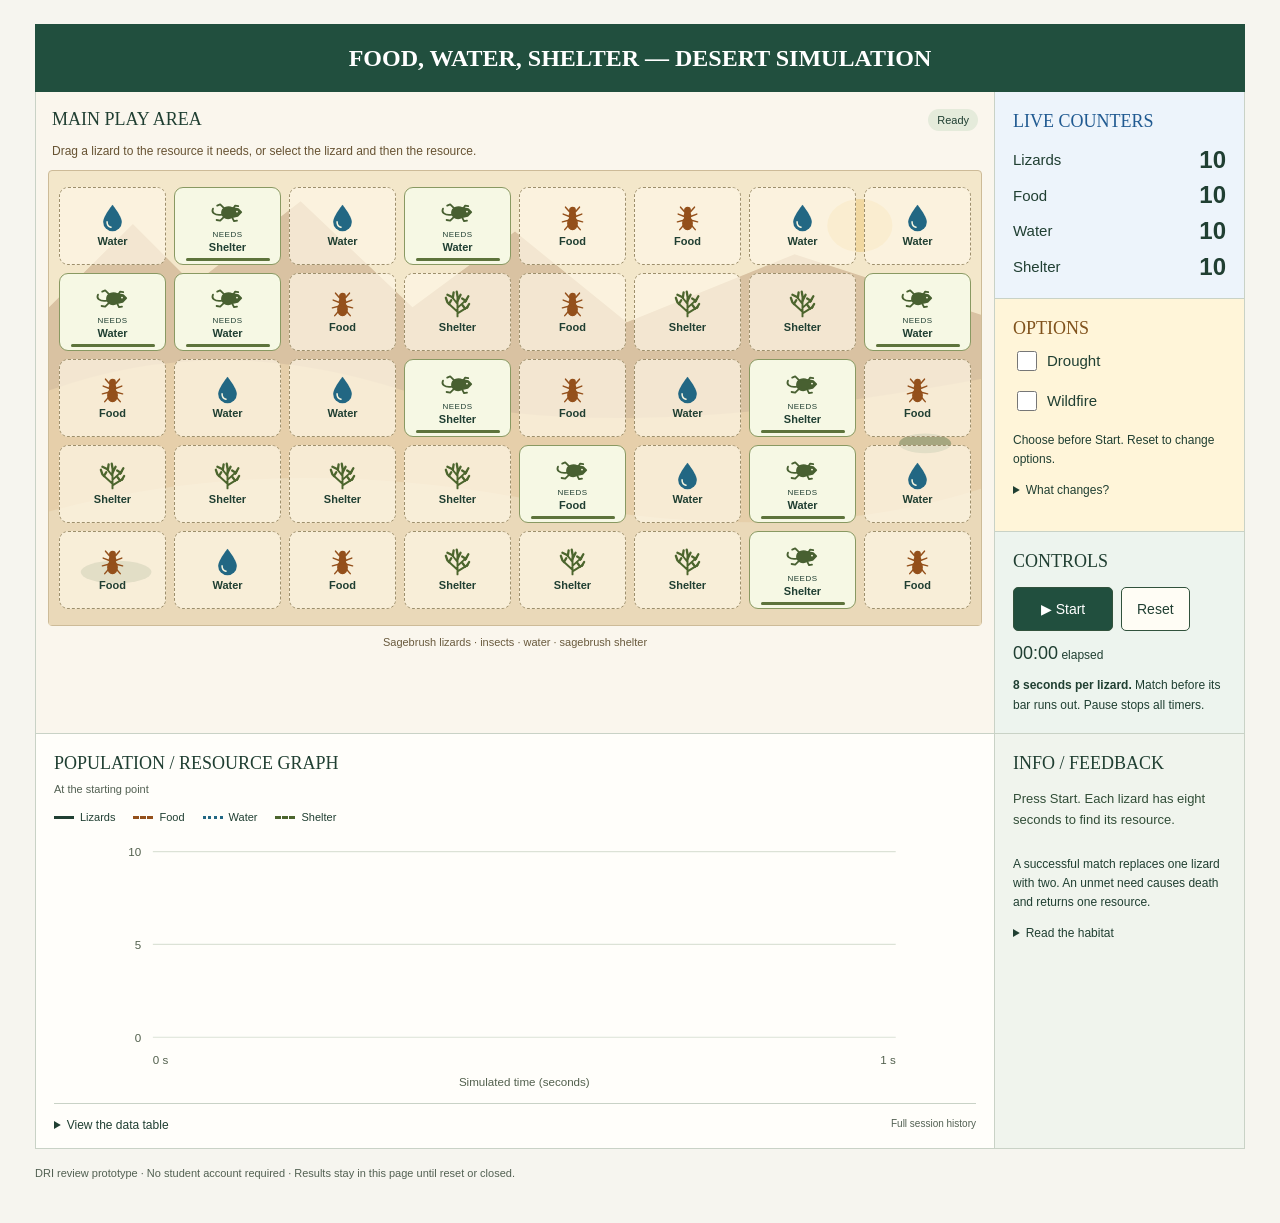
<file: index.html>
<!doctype html>
<html lang="en">
<head>
  <meta charset="utf-8">
  <meta name="viewport" content="width=device-width, initial-scale=1">
  <meta name="color-scheme" content="light">
  <title>Food, Water, Shelter — Desert Simulation</title>
  <link rel="stylesheet" href="styles.css">
  <script src="src/engine.js" defer></script>
  <script src="src/data-view.js" defer></script>
  <script src="src/app.js" defer></script>
</head>
<body>
  <a class="skip-link" href="#controls">Skip to simulation controls</a>
  <main>
    <header class="simulation-title"><h1>FOOD, WATER, SHELTER — DESERT SIMULATION</h1></header>
    <div class="workspace">
      <section class="simulation-panel" aria-labelledby="field-heading">
        <div class="panel-heading"><h2 id="field-heading">Main play area</h2><span class="state" id="state-label">Ready</span></div>
        <p id="interaction-help" class="play-help">Drag a lizard to the resource it needs, or select the lizard and then the resource.</p>
        <div class="terrain-wrap">
          <div id="terrain" class="terrain" role="region" aria-label="Desert habitat" aria-describedby="interaction-help">
            <svg class="landscape" viewBox="0 0 1000 600" preserveAspectRatio="none" aria-hidden="true"><circle cx="870" cy="72" r="35" fill="#f0d7a0"/><path d="M0 180 90 70 155 150 270 40 390 180 500 80 620 200 800 110 1000 190V600H0Z" fill="#d9c2a2"/><path d="M0 290Q180 210 380 290T1000 275V600H0Z" fill="#e6cfaa"/><path d="M0 450Q240 370 520 435T1000 420V600H0Z" fill="#ead9b9"/><g fill="#a6a780"><ellipse cx="72" cy="530" rx="38" ry="15"/><ellipse cx="940" cy="360" rx="28" ry="13"/></g></svg>
          </div>
        </div>
        <p class="habitat-note">Sagebrush lizards · insects · water · sagebrush shelter</p>
      </section>
      <aside class="sidebar" aria-label="Simulation counters, options and controls">
        <section class="counter-panel" aria-labelledby="counter-heading"><h2 id="counter-heading">Live counters</h2>
          <dl class="counters"><div><dt>Lizards</dt><dd id="count-lizards">10</dd></div><div><dt>Food</dt><dd id="count-food">10</dd></div><div><dt>Water</dt><dd id="count-water">10</dd></div><div><dt>Shelter</dt><dd id="count-shelter">10</dd></div></dl>
        </section>
        <section class="options-panel" aria-labelledby="options-heading"><h2 id="options-heading">Options</h2>
          <label><input type="checkbox" id="drought"> Drought</label>
          <label><input type="checkbox" id="wildfire"> Wildfire</label>
          <p class="small" id="options-help">Choose before Start. Reset to change options.</p>
          <details><summary>What changes?</summary><p class="small">Drought: water is half as likely to appear as food or shelter. Wildfire: every 20–40 seconds, all shelter disappears. Some deaths return shelter naturally.</p></details>
        </section>
        <section class="controls-panel" id="controls" tabindex="-1" aria-labelledby="controls-heading"><h2 id="controls-heading">Controls</h2>
          <div class="button-group"><button class="primary" id="start" aria-label="Start simulation"><span id="start-icon" aria-hidden="true">▶</span> <span id="start-text">Start</span></button><button class="secondary" id="reset" aria-label="Reset simulation">Reset</button></div>
          <p class="clock"><span id="elapsed">00:00</span> elapsed</p>
          <p class="small"><strong>8 seconds per lizard.</strong> Match before its bar runs out. Pause stops all timers.</p>
        </section>
      </aside>
      <section class="data-panel" aria-labelledby="data-heading">
        <h2 id="data-heading">Population / resource graph</h2>
        <p id="sample-label" class="sample-label">At the starting point</p>
        <div class="chart-legend" aria-label="Graph legend"><span><i class="legend-line lizards"></i>Lizards</span><span><i class="legend-line food"></i>Food</span><span><i class="legend-line water"></i>Water</span><span><i class="legend-line shelter"></i>Shelter</span></div>
      <svg id="chart" class="chart" viewBox="0 0 720 224" role="img" aria-labelledby="chart-title chart-desc"><title id="chart-title">Population and resources over simulated time</title><desc id="chart-desc">The same readings are available in the data table below.</desc><g class="chart-grid"><path d="M48 16H688M48 96H688M48 176H688"/></g><g class="chart-labels"><text x="38" y="20" text-anchor="end" id="axis-top">10</text><text x="38" y="100" text-anchor="end" id="axis-middle">5</text><text x="38" y="180" text-anchor="end">0</text><text x="48" y="199" id="axis-start">0 s</text><text x="688" y="199" text-anchor="end" id="axis-end">1 s</text><text x="368" y="218" text-anchor="middle">Simulated time (seconds)</text></g><g transform="translate(48 16)" class="series"><path id="path-shelter" class="shelter"/><path id="path-water" class="water"/><path id="path-food" class="food"/><path id="path-lizards" class="lizards"/></g></svg>
      <details class="table-details"><summary>View the data table <span>Full session history</span></summary><div class="table-scroll" tabindex="0" role="region" aria-label="Simulation readings"><table><caption class="sr-only">Time in seconds, lizard population and resource counts</caption><thead><tr><th scope="col">Time (s)</th><th scope="col">Lizards</th><th scope="col">Food</th><th scope="col">Water</th><th scope="col">Shelter</th></tr></thead><tbody id="history-body"></tbody></table></div></details>
      </section>
      <section class="info-panel" aria-labelledby="info-heading"><h2 id="info-heading">Info / feedback</h2>
        <div class="field-message" id="field-message"><p id="feedback">Press Start. Each lizard has eight seconds to find its resource.</p></div>
        <p class="small" id="event-feedback">A successful match replaces one lizard with two. An unmet need causes death and returns one resource.</p>
        <details><summary>Read the habitat</summary><p class="small">Food, water and shelter limit the population. Carrying capacity is the population a habitat can support. Observe whether the graph settles, and how shortages change it. Your matching pace also affects the result.</p><p class="small">Keyboard: Tab to a lizard, then Enter or Space. Select a matching resource the same way. Escape cancels selection. On touchscreens, drag from a lizard or use two taps; scroll from outside a lizard.</p></details>
        <div class="sr-only" id="announcer" role="status" aria-live="polite" aria-atomic="true"></div>
      </section>
    </div>
    <footer>DRI review prototype · No student account required · Results stay in this page until reset or closed.</footer>
  </main>
  <noscript>This simulation requires JavaScript. Enable it in your browser to explore the habitat.</noscript>
</body>
</html>
</file>
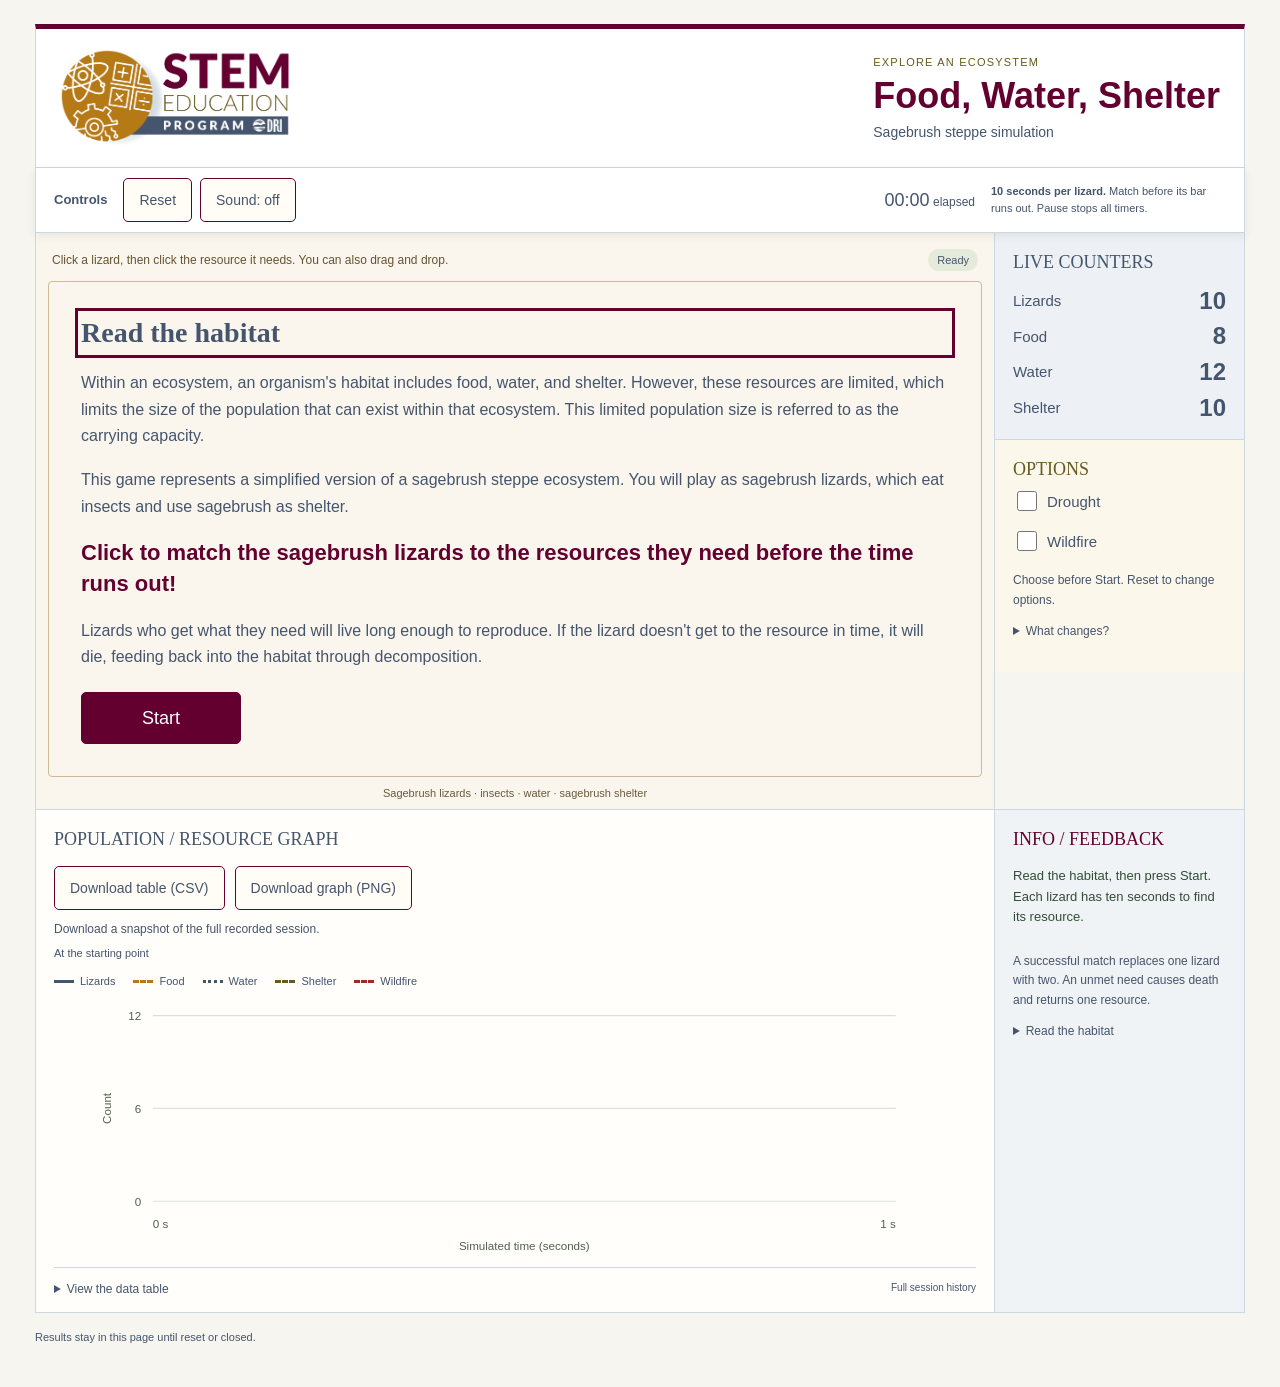
<file: food-water-shelter-v5/index.html>
<!doctype html>
<html lang="en">
<head>
  <meta charset="utf-8">
  <meta name="viewport" content="width=device-width, initial-scale=1">
  <meta name="color-scheme" content="light">
  <title>Food, Water, Shelter — Desert Simulation</title>
  <link rel="stylesheet" href="styles.css">
  <script src="src/engine.js" defer></script>
  <script src="src/data-view.js" defer></script>
  <script src="src/exports.js" defer></script>
  <script src="src/sound.js" defer></script>
  <script src="src/app.js" defer></script>
</head>
<body>
  <a class="skip-link" href="#controls">Skip to simulation controls</a>
  <main>
    <header class="simulation-title"><img class="brand-logo" src="assets/stem-education-logo.png" alt="STEM Education Program at DRI" width="2070" height="885"><div class="title-copy"><p class="title-eyebrow">Explore an ecosystem</p><h1>Food, Water, Shelter</h1><p class="title-subtitle">Sagebrush steppe simulation</p></div></header>
    <section class="controls-panel top-controls" id="controls" tabindex="-1" aria-labelledby="controls-heading"><h2 id="controls-heading">Controls</h2>
          <div class="button-group"><button class="primary" id="start" hidden aria-label="Start simulation"><span id="start-icon" aria-hidden="true">▶</span> <span id="start-text">Start</span></button><button class="secondary" id="reset" aria-label="Reset simulation">Reset</button><button class="secondary" id="sound-toggle" type="button" aria-pressed="false" aria-label="Enable sound effects">Sound: off</button></div>
          <p class="clock"><span id="elapsed">00:00</span> elapsed</p>
          <p class="small control-hint"><strong>10 seconds per lizard.</strong> Match before its bar runs out. Pause stops all timers.</p>
        </section>
    <div class="workspace">
      <section class="simulation-panel" aria-label="Simulation habitat">
        <div class="play-toolbar"><p id="interaction-help" class="play-help">Click a lizard, then click the resource it needs. You can also drag and drop.</p><span class="state" id="state-label">Ready</span></div>
        <div class="terrain-wrap">
<section id="intro-screen" class="lesson-screen" aria-labelledby="intro-title">
<h2 id="intro-title" tabindex="-1">Read the habitat</h2>
<p>Within an ecosystem, an organism's habitat includes food, water, and shelter. However, these resources are limited, which limits the size of the population that can exist within that ecosystem. This limited population size is referred to as the carrying capacity.</p>
<p>This game represents a simplified version of a sagebrush steppe ecosystem. You will play as sagebrush lizards, which eat insects and use sagebrush as shelter.</p>
<p class="lesson-emphasis">Click to match the sagebrush lizards to the resources they need before the time runs out!</p>
<p>Lizards who get what they need will live long enough to reproduce. If the lizard doesn't get to the resource in time, it will die, feeding back into the habitat through decomposition.</p>
<button id="intro-start" class="primary lesson-button" type="button">Start</button>
</section>
<section id="fire-screen" class="lesson-screen fire-lesson" aria-labelledby="fire-title" hidden>
<h2 id="fire-title" tabindex="-1">A wildfire sweeps through the ecosystem, burning some of the sagebrush.</h2>
<p>The Sagebrush Steppe is a fire-adapted ecosystem, which means that wildfires naturally occur periodically. The frequency that wildfires tend to occur is referred to as an ecosystem's fire regime. Wildfire has an important role in an ecosystem, removing dead plant matter and allowing for new growth. While wildfires may appear to momentarily harm an ecosystem, they are an important abiotic factor in allowing an ecosystem to thrive in the long-term.</p>
<button id="fire-resume" class="primary lesson-button" type="button">Resume</button>
</section>

          <div id="terrain" class="terrain" inert aria-hidden="true" role="region" aria-label="Desert habitat" aria-describedby="interaction-help">
            <svg class="landscape" viewBox="0 0 1000 600" preserveAspectRatio="none" aria-hidden="true"><circle cx="870" cy="72" r="35" fill="#f0d7a0"/><path d="M0 180 90 70 155 150 270 40 390 180 500 80 620 200 800 110 1000 190V600H0Z" fill="#d9c2a2"/><path d="M0 290Q180 210 380 290T1000 275V600H0Z" fill="#e6cfaa"/><path d="M0 450Q240 370 520 435T1000 420V600H0Z" fill="#ead9b9"/><g fill="#a6a780"><ellipse cx="72" cy="530" rx="38" ry="15"/><ellipse cx="940" cy="360" rx="28" ry="13"/><path id="fire-markers" class="fire-markers"/></g></svg>
          </div>
        </div>
        <p class="habitat-note">Sagebrush lizards · insects · water · sagebrush shelter</p>
      </section>
      <aside class="sidebar" aria-label="Simulation counters and options">
        <section class="counter-panel" aria-labelledby="counter-heading"><h2 id="counter-heading">Live counters</h2>
          <dl class="counters"><div><dt>Lizards</dt><dd id="count-lizards">10</dd></div><div><dt>Food</dt><dd id="count-food">10</dd></div><div><dt>Water</dt><dd id="count-water">10</dd></div><div><dt>Shelter</dt><dd id="count-shelter">10</dd></div></dl>
        </section>
        <section class="options-panel" aria-labelledby="options-heading"><h2 id="options-heading">Options</h2>
          <label><input type="checkbox" id="drought"> Drought</label>
          <label><input type="checkbox" id="wildfire"> Wildfire</label>
          <p class="small" id="options-help">Choose before Start. Reset to change options.</p>
          <details><summary>What changes?</summary><p class="small">Drought: water is half as likely to appear as food or shelter. Wildfire: every 15–30 seconds, half the shelter disappears (rounded up). Some deaths return shelter naturally.</p></details>
        </section>

      </aside>
      <section class="data-panel" aria-labelledby="data-heading">
        <h2 id="data-heading">Population / resource graph</h2>
        <div class="export-actions" role="group" aria-label="Download simulation results"><button class="secondary" type="button" id="export-csv">Download table (CSV)</button><button class="secondary" type="button" id="export-png">Download graph (PNG)</button></div>
        <p id="export-status" class="small" role="status" aria-live="polite">Download a snapshot of the full recorded session.</p>
        <p id="sample-label" class="sample-label">At the starting point</p>
        <div class="chart-legend" aria-label="Graph legend"><span><i class="legend-line lizards"></i>Lizards</span><span><i class="legend-line food"></i>Food</span><span><i class="legend-line water"></i>Water</span><span><i class="legend-line shelter"></i>Shelter</span><span><i class="legend-line wildfire"></i>Wildfire</span></div>
      <svg id="chart" class="chart" viewBox="0 0 720 224" role="img" aria-labelledby="chart-title chart-desc"><title id="chart-title">Population and resources over simulated time</title><desc id="chart-desc">The same readings are available in the data table below.</desc><g class="chart-grid"><path d="M48 16H688M48 96H688M48 176H688"/></g><g class="chart-labels"><text transform="rotate(-90)" x="-96" y="12" text-anchor="middle">Count</text><text x="38" y="20" text-anchor="end" id="axis-top">10</text><text x="38" y="100" text-anchor="end" id="axis-middle">5</text><text x="38" y="180" text-anchor="end">0</text><text x="48" y="199" id="axis-start">0 s</text><text x="688" y="199" text-anchor="end" id="axis-end">1 s</text><text x="368" y="218" text-anchor="middle">Simulated time (seconds)</text></g><g transform="translate(48 16)" class="series"><path id="path-shelter" class="shelter"/><path id="path-water" class="water"/><path id="path-food" class="food"/><path id="path-lizards" class="lizards"/></g></svg>
      <details class="table-details"><summary>View the data table <span>Full session history</span></summary><div class="table-scroll" tabindex="0" role="region" aria-label="Simulation readings"><table><caption class="sr-only">Time in seconds, lizard population and resource counts</caption><thead><tr><th scope="col">Time (s)</th><th scope="col">Lizards</th><th scope="col">Food</th><th scope="col">Water</th><th scope="col">Shelter</th></tr></thead><tbody id="history-body"></tbody></table></div></details>
      </section>
      <section class="info-panel" aria-labelledby="info-heading"><h2 id="info-heading">Info / feedback</h2>
        <div class="field-message" id="field-message"><p id="feedback">Read the habitat, then press Start. Each lizard has ten seconds to find its resource.</p></div>
        <p class="small" id="event-feedback">A successful match replaces one lizard with two. An unmet need causes death and returns one resource.</p>
        <details><summary>Read the habitat</summary><p class="small">Food, water and shelter limit the population. Carrying capacity is the population a habitat can support. Observe whether the graph settles, and how shortages change it. Your matching pace also affects the result.</p><p class="small">Keyboard: Tab to a lizard, then Enter or Space. Select a matching resource the same way. Escape cancels selection. On touchscreens, drag from a lizard or use two taps; scroll from outside a lizard.</p></details>
        <div class="sr-only" id="announcer" role="status" aria-live="polite" aria-atomic="true"></div>
      </section>
    </div>
    <footer>Results stay in this page until reset or closed.</footer>
  </main>
  <noscript>This simulation requires JavaScript. Enable it in your browser to explore the habitat.</noscript>
</body>
</html>
</file>
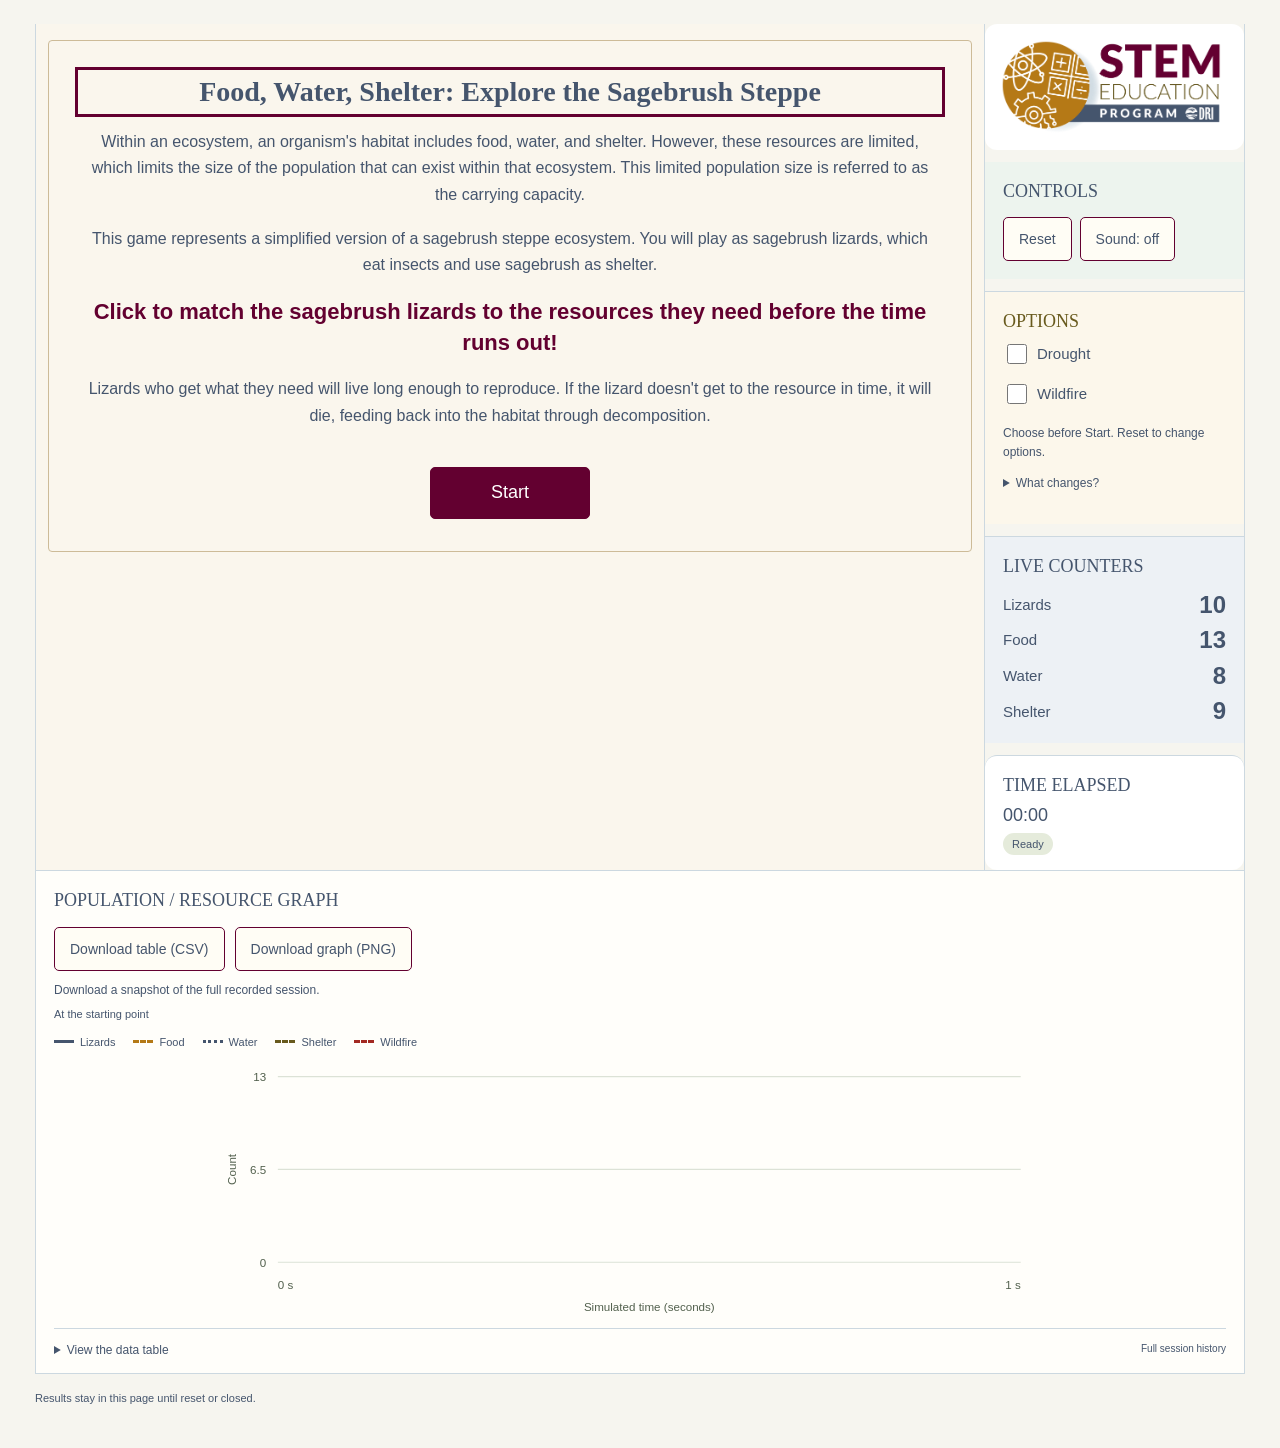
<file: food-water-shelter-v7/index.html>
<!doctype html>
<html lang="en">
<head>
  <meta charset="utf-8">
  <meta name="viewport" content="width=device-width, initial-scale=1">
  <meta name="color-scheme" content="light">
  <title>Food, Water, Shelter — Desert Simulation</title>
  <link rel="stylesheet" href="styles.css">
  <script src="src/engine.js" defer></script>
  <script src="src/data-view.js" defer></script>
  <script src="src/exports.js" defer></script>
  <script src="src/sound.js" defer></script>
  <script src="src/app.js" defer></script>
</head>
<body>
  <a class="skip-link" href="#controls">Skip to simulation controls</a>
  <main>

    
    <div class="workspace">
      <section class="simulation-panel" aria-label="Simulation habitat">
        
        <div class="terrain-wrap">
<section id="intro-screen" class="lesson-screen" aria-labelledby="intro-title">
<h2 id="intro-title" tabindex="-1">Food, Water, Shelter: Explore the Sagebrush Steppe</h2>
<p>Within an ecosystem, an organism's habitat includes food, water, and shelter. However, these resources are limited, which limits the size of the population that can exist within that ecosystem. This limited population size is referred to as the carrying capacity.</p>
<p>This game represents a simplified version of a sagebrush steppe ecosystem. You will play as sagebrush lizards, which eat insects and use sagebrush as shelter.</p>
<p class="lesson-emphasis">Click to match the sagebrush lizards to the resources they need before the time runs out!</p>
<p>Lizards who get what they need will live long enough to reproduce. If the lizard doesn't get to the resource in time, it will die, feeding back into the habitat through decomposition.</p>
<button id="intro-start" class="primary lesson-button" type="button">Start</button>
</section>
<section id="fire-screen" class="lesson-screen fire-lesson" aria-labelledby="fire-title" hidden>
<h2 id="fire-title" tabindex="-1">A wildfire sweeps through the ecosystem, burning some of the sagebrush.</h2>
<p>The Sagebrush Steppe is a fire-adapted ecosystem, which means that wildfires naturally occur periodically. The frequency that wildfires tend to occur is referred to as an ecosystem's fire regime. Wildfire has an important role in an ecosystem, removing dead plant matter and allowing for new growth. While wildfires may appear to momentarily harm an ecosystem, they are an important abiotic factor in allowing an ecosystem to thrive in the long-term.</p>
<button id="fire-resume" class="primary lesson-button" type="button">Resume</button>
</section>

          <div id="terrain" class="terrain" inert aria-hidden="true" role="region" aria-label="Desert habitat">
            <svg class="landscape" viewBox="0 0 1000 600" preserveAspectRatio="none" aria-hidden="true"><circle cx="870" cy="72" r="35" fill="#f0d7a0"/><path d="M0 180 90 70 155 150 270 40 390 180 500 80 620 200 800 110 1000 190V600H0Z" fill="#d9c2a2"/><path d="M0 290Q180 210 380 290T1000 275V600H0Z" fill="#e6cfaa"/><path d="M0 450Q240 370 520 435T1000 420V600H0Z" fill="#ead9b9"/><g fill="#a6a780"><ellipse cx="72" cy="530" rx="38" ry="15"/><ellipse cx="940" cy="360" rx="28" ry="13"/></g></svg>
          </div>
        </div>
        
      </section>
      <aside class="sidebar" aria-label="Simulation controls and information"><div class="sidebar-brand"><img class="brand-logo" src="assets/stem-education-logo.png" alt="STEM Education Program at DRI" width="2070" height="885"></div><section class="controls-panel" id="controls" tabindex="-1" aria-labelledby="controls-heading"><h2 id="controls-heading">Controls</h2>
          <div class="button-group"><button class="primary" id="start" hidden aria-label="Start simulation"><span id="start-icon" aria-hidden="true">▶</span> <span id="start-text">Start</span></button><button class="secondary" id="reset" aria-label="Reset simulation">Reset</button><button class="secondary" id="sound-toggle" type="button" aria-pressed="false" aria-label="Enable sound effects">Sound: off</button></div>
          
          
        </section><section class="options-panel" aria-labelledby="options-heading"><h2 id="options-heading">Options</h2>
          <label><input type="checkbox" id="drought"> Drought</label>
          <label><input type="checkbox" id="wildfire"> Wildfire</label>
          <p class="small" id="options-help">Choose before Start. Reset to change options.</p>
          <details><summary>What changes?</summary><ul class="small"><li><strong>Drought:</strong> Water is half as likely to appear as food or shelter.</li><li><strong>Wildfire:</strong> Every 15–30 seconds, some of the shelter burns away.</li></ul></details>
        </section><section class="counter-panel" aria-labelledby="counter-heading"><h2 id="counter-heading">Live counters</h2>
          <dl class="counters"><div><dt>Lizards</dt><dd id="count-lizards">10</dd></div><div><dt>Food</dt><dd id="count-food">10</dd></div><div><dt>Water</dt><dd id="count-water">10</dd></div><div><dt>Shelter</dt><dd id="count-shelter">10</dd></div></dl>
        </section><section class="time-panel"><h2>Time elapsed</h2><p class="clock"><span id="elapsed">00:00</span></p><span class="state" id="state-label">Ready</span></section></aside>
      <section class="data-panel" aria-labelledby="data-heading">
        <h2 id="data-heading">Population / resource graph</h2>
        <div class="export-actions" role="group" aria-label="Download simulation results"><button class="secondary" type="button" id="export-csv">Download table (CSV)</button><button class="secondary" type="button" id="export-png">Download graph (PNG)</button></div>
        <p id="export-status" class="small" role="status" aria-live="polite">Download a snapshot of the full recorded session.</p>
        <p id="sample-label" class="sample-label">At the starting point</p>
        <div class="chart-legend" aria-label="Graph legend"><span><i class="legend-line lizards"></i>Lizards</span><span><i class="legend-line food"></i>Food</span><span><i class="legend-line water"></i>Water</span><span><i class="legend-line shelter"></i>Shelter</span><span><i class="legend-line wildfire"></i>Wildfire</span></div>
      <svg id="chart" class="chart" viewBox="0 0 720 224" role="img" aria-labelledby="chart-title chart-desc"><title id="chart-title">Population and resources over simulated time</title><desc id="chart-desc">The same readings are available in the data table below.</desc><g class="chart-grid"><path d="M48 16H688M48 96H688M48 176H688"/></g><g class="chart-labels"><text transform="rotate(-90)" x="-96" y="12" text-anchor="middle">Count</text><text x="38" y="20" text-anchor="end" id="axis-top">10</text><text x="38" y="100" text-anchor="end" id="axis-middle">5</text><text x="38" y="180" text-anchor="end">0</text><text x="48" y="199" id="axis-start">0 s</text><text x="688" y="199" text-anchor="end" id="axis-end">1 s</text><text x="368" y="218" text-anchor="middle">Simulated time (seconds)</text></g><g transform="translate(48 16)" class="series"><path id="path-shelter" class="shelter"/><path id="path-water" class="water"/><path id="path-food" class="food"/><path id="path-lizards" class="lizards"/><path id="fire-markers" class="fire-markers"/></g></svg>
      <details class="table-details"><summary>View the data table <span>Full session history</span></summary><div class="table-scroll" tabindex="0" role="region" aria-label="Simulation readings"><table><caption class="sr-only">Time in seconds, lizard population and resource counts</caption><thead><tr><th scope="col">Time (s)</th><th scope="col">Lizards</th><th scope="col">Food</th><th scope="col">Water</th><th scope="col">Shelter</th></tr></thead><tbody id="history-body"></tbody></table></div></details>
      </section>
      <div class="sr-only" id="announcer" role="status" aria-live="polite" aria-atomic="true"></div>
    </div>
    <footer>Results stay in this page until reset or closed.</footer>
  </main>
  <noscript>This simulation requires JavaScript. Enable it in your browser to explore the habitat.</noscript>
</body>
</html>
</file>
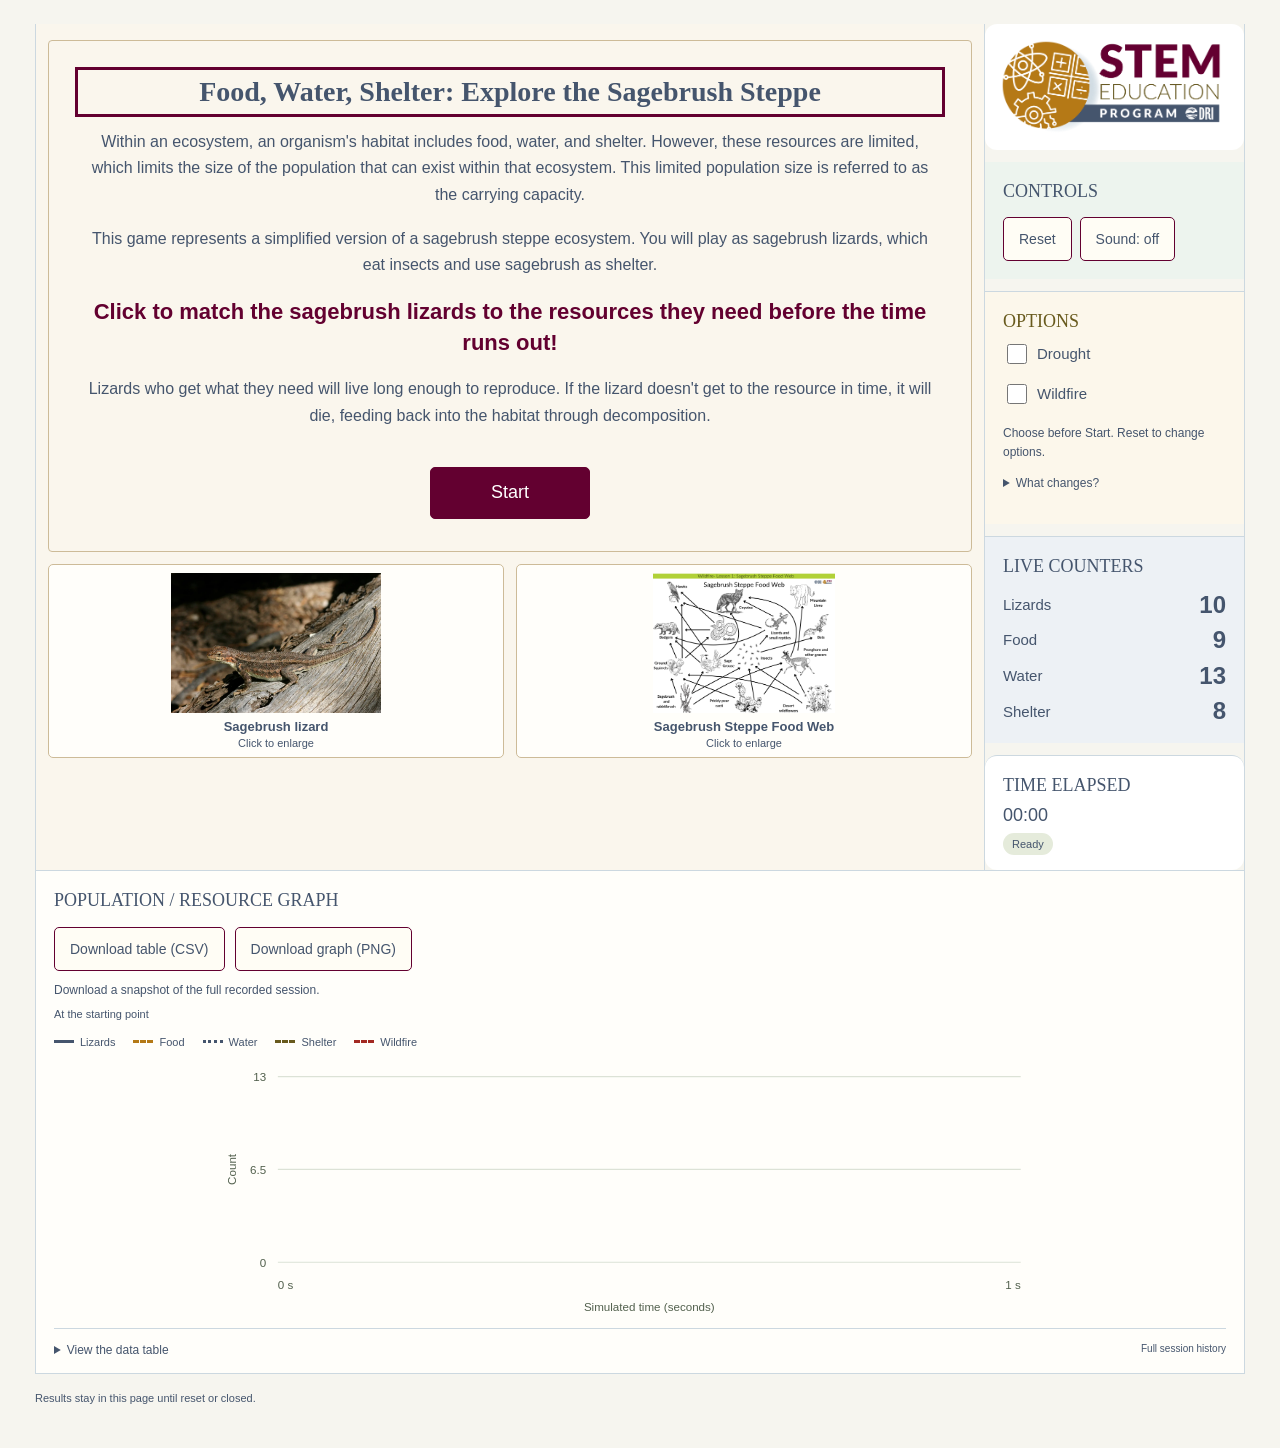
<file: food-water-shelter-v9/index.html>
<!doctype html>
<html lang="en">
<head>
  <meta charset="utf-8">
  <meta name="viewport" content="width=device-width, initial-scale=1">
  <meta name="color-scheme" content="light">
  <title>Food, Water, Shelter — Desert Simulation</title>
  <link rel="stylesheet" href="styles.css">
  <script src="src/engine.js" defer></script>
  <script src="src/data-view.js" defer></script>
  <script src="src/exports.js" defer></script>
  <script src="src/sound.js" defer></script>
  <script src="src/app.js" defer></script>
  <script src="src/intro-images.js" defer></script>
  <link rel="stylesheet" href="intro-images.css">
</head>
<body>
  <a class="skip-link" href="#controls">Skip to simulation controls</a>
  <main>

    
    <div class="workspace">
      <section class="simulation-panel" aria-label="Simulation habitat">
        
        <div class="terrain-wrap">
<section id="intro-screen" class="lesson-screen" aria-labelledby="intro-title">
<h2 id="intro-title" tabindex="-1">Food, Water, Shelter: Explore the Sagebrush Steppe</h2>
<p>Within an ecosystem, an organism's habitat includes food, water, and shelter. However, these resources are limited, which limits the size of the population that can exist within that ecosystem. This limited population size is referred to as the carrying capacity.</p>
<p>This game represents a simplified version of a sagebrush steppe ecosystem. You will play as sagebrush lizards, which eat insects and use sagebrush as shelter.</p>
<p class="lesson-emphasis">Click to match the sagebrush lizards to the resources they need before the time runs out!</p>
<p>Lizards who get what they need will live long enough to reproduce. If the lizard doesn't get to the resource in time, it will die, feeding back into the habitat through decomposition.</p>
<button id="intro-start" class="primary lesson-button" type="button">Start</button>
</section>
<section id="fire-screen" class="lesson-screen fire-lesson" aria-labelledby="fire-title" hidden>
<h2 id="fire-title" tabindex="-1">A wildfire sweeps through the ecosystem, burning some of the sagebrush.</h2>
<p>The Sagebrush Steppe is a fire-adapted ecosystem, which means that wildfires naturally occur periodically. The frequency that wildfires tend to occur is referred to as an ecosystem's fire regime. Wildfire has an important role in an ecosystem, removing dead plant matter and allowing for new growth. While wildfires may appear to momentarily harm an ecosystem, they are an important abiotic factor in allowing an ecosystem to thrive in the long-term.</p>
<button id="fire-resume" class="primary lesson-button" type="button">Resume</button>
</section>

          <div id="terrain" class="terrain" inert aria-hidden="true" role="region" aria-label="Desert habitat">
            <svg class="landscape" viewBox="0 0 1000 600" preserveAspectRatio="none" aria-hidden="true"><circle cx="870" cy="72" r="35" fill="#f0d7a0"/><path d="M0 180 90 70 155 150 270 40 390 180 500 80 620 200 800 110 1000 190V600H0Z" fill="#d9c2a2"/><path d="M0 290Q180 210 380 290T1000 275V600H0Z" fill="#e6cfaa"/><path d="M0 450Q240 370 520 435T1000 420V600H0Z" fill="#ead9b9"/><g fill="#a6a780"><ellipse cx="72" cy="530" rx="38" ry="15"/><ellipse cx="940" cy="360" rx="28" ry="13"/></g></svg>
          </div>
        </div>
        

<div class="intro-gallery" role="group" aria-label="Explore the sagebrush steppe">
<button class="intro-image" type="button" data-image="assets/sagebrush-lizard.webp" data-title="Sagebrush lizard" aria-haspopup="dialog"><img src="assets/sagebrush-lizard.webp" alt="A sagebrush lizard resting on a log." width="1600" height="1067"><span>Sagebrush lizard <small>Click to enlarge</small></span></button>
<button class="intro-image" type="button" data-image="assets/sagebrush-food-web.png" data-title="Sagebrush Steppe Food Web" aria-haspopup="dialog"><img src="assets/sagebrush-food-web.png" alt="Sagebrush steppe food web showing plants, insects, reptiles, birds and mammals linked by feeding relationships." width="2000" height="1545"><span>Sagebrush Steppe Food Web <small>Click to enlarge</small></span></button>
</div>
      </section>
      <aside class="sidebar" aria-label="Simulation controls and information"><div class="sidebar-brand"><img class="brand-logo" src="assets/stem-education-logo.png" alt="STEM Education Program at DRI" width="2070" height="885"></div><section class="controls-panel" id="controls" tabindex="-1" aria-labelledby="controls-heading"><h2 id="controls-heading">Controls</h2>
          <div class="button-group"><button class="primary" id="start" hidden aria-label="Start simulation"><span id="start-icon" aria-hidden="true">▶</span> <span id="start-text">Start</span></button><button class="secondary" id="reset" aria-label="Reset simulation">Reset</button><button class="secondary" id="sound-toggle" type="button" aria-pressed="false" aria-label="Enable sound effects">Sound: off</button></div>
          
          
        </section><section class="options-panel" aria-labelledby="options-heading"><h2 id="options-heading">Options</h2>
          <label><input type="checkbox" id="drought"> Drought</label>
          <label><input type="checkbox" id="wildfire"> Wildfire</label>
          <p class="small" id="options-help">Choose before Start. Reset to change options.</p>
          <details><summary>What changes?</summary><ul class="small"><li><strong>Drought:</strong> Water is half as likely to appear as food or shelter.</li><li><strong>Wildfire:</strong> Every 15–30 seconds, some of the shelter burns away.</li></ul></details>
        </section><section class="counter-panel" aria-labelledby="counter-heading"><h2 id="counter-heading">Live counters</h2>
          <dl class="counters"><div><dt>Lizards</dt><dd id="count-lizards">10</dd></div><div><dt>Food</dt><dd id="count-food">10</dd></div><div><dt>Water</dt><dd id="count-water">10</dd></div><div><dt>Shelter</dt><dd id="count-shelter">10</dd></div></dl>
        </section><section class="time-panel"><h2>Time elapsed</h2><p class="clock"><span id="elapsed">00:00</span></p><span class="state" id="state-label">Ready</span></section></aside>
      <section class="data-panel" aria-labelledby="data-heading">
        <h2 id="data-heading">Population / resource graph</h2>
        <div class="export-actions" role="group" aria-label="Download simulation results"><button class="secondary" type="button" id="export-csv">Download table (CSV)</button><button class="secondary" type="button" id="export-png">Download graph (PNG)</button></div>
        <p id="export-status" class="small" role="status" aria-live="polite">Download a snapshot of the full recorded session.</p>
        <p id="sample-label" class="sample-label">At the starting point</p>
        <div class="chart-legend" aria-label="Graph legend"><span><i class="legend-line lizards"></i>Lizards</span><span><i class="legend-line food"></i>Food</span><span><i class="legend-line water"></i>Water</span><span><i class="legend-line shelter"></i>Shelter</span><span><i class="legend-line wildfire"></i>Wildfire</span></div>
      <svg id="chart" class="chart" viewBox="0 0 720 224" role="img" aria-labelledby="chart-title chart-desc"><title id="chart-title">Population and resources over simulated time</title><desc id="chart-desc">The same readings are available in the data table below.</desc><g class="chart-grid"><path d="M48 16H688M48 96H688M48 176H688"/></g><g class="chart-labels"><text transform="rotate(-90)" x="-96" y="12" text-anchor="middle">Count</text><text x="38" y="20" text-anchor="end" id="axis-top">10</text><text x="38" y="100" text-anchor="end" id="axis-middle">5</text><text x="38" y="180" text-anchor="end">0</text><text x="48" y="199" id="axis-start">0 s</text><text x="688" y="199" text-anchor="end" id="axis-end">1 s</text><text x="368" y="218" text-anchor="middle">Simulated time (seconds)</text></g><g transform="translate(48 16)" class="series"><path id="path-shelter" class="shelter"/><path id="path-water" class="water"/><path id="path-food" class="food"/><path id="path-lizards" class="lizards"/><path id="fire-markers" class="fire-markers"/></g></svg>
      <details class="table-details"><summary>View the data table <span>Full session history</span></summary><div class="table-scroll" tabindex="0" role="region" aria-label="Simulation readings"><table><caption class="sr-only">Time in seconds, lizard population and resource counts</caption><thead><tr><th scope="col">Time (s)</th><th scope="col">Lizards</th><th scope="col">Food</th><th scope="col">Water</th><th scope="col">Shelter</th></tr></thead><tbody id="history-body"></tbody></table></div></details>
      </section>
      <div class="sr-only" id="announcer" role="status" aria-live="polite" aria-atomic="true"></div>
    </div>
    <footer>Results stay in this page until reset or closed.</footer>
  </main>
<dialog id="intro-image-dialog" class="image-dialog" aria-labelledby="image-dialog-title"><button type="button" class="image-close" aria-label="Close image" autofocus>&times;</button><h2 id="image-dialog-title"></h2><img id="image-dialog-content" alt=""></dialog>
  <noscript>This simulation requires JavaScript. Enable it in your browser to explore the habitat.</noscript>
</body>
</html>
</file>
<file: styles.css>
/* Layout follows the DRI specification: habitat | counters/options/controls,
   then population graph | feedback. Small screens stack these areas. */
:root{--ink:#203f32;--muted:#526052;--line:#c9d2c6;--food:#94501b;--water:#226783;--shelter:#4c652d;--focus:#075dab;font-family:"Segoe UI",Arial,sans-serif;color:var(--ink);background:#f6f5ef;font-synthesis:none}
*{box-sizing:border-box}body{margin:0}main{max-width:1250px;margin:24px auto;padding:0 20px}button,input,summary{font:inherit}button,summary,input{cursor:pointer}button:disabled,input:disabled{cursor:default;opacity:.6}button:focus-visible,input:focus-visible,summary:focus-visible,a:focus-visible,[tabindex]:focus-visible{outline:3px solid var(--focus);outline-offset:3px}.sr-only{position:absolute;width:1px;height:1px;overflow:hidden;clip:rect(0,0,0,0);white-space:nowrap}.skip-link{position:fixed;left:20px;top:-100px;background:#fff;padding:14px;z-index:100}.skip-link:focus{top:10px}h1,h2,p{margin:0}h2{font-family:Georgia,serif;font-size:18px;line-height:1.3;font-weight:500;text-transform:uppercase}.simulation-title{background:#214f3e;color:white;text-align:center;padding:17px 20px;border:1px solid #214f3e}h1{font:700 clamp(17px,2vw,24px)/1.35 Georgia,serif}.workspace{display:grid;grid-template-columns:minmax(0,1fr) 250px;grid-template-areas:"habitat sidebar" "graph feedback";border-left:1px solid var(--line);border-top:0}.simulation-panel{grid-area:habitat;min-width:0;background:#faf6ed;border-right:1px solid var(--line);border-bottom:1px solid var(--line);padding:16px 12px 10px}.panel-heading{display:flex;align-items:center;justify-content:space-between;gap:12px;padding:0 4px}.play-help{font-size:12px;line-height:1.5;padding:10px 4px;color:#675333}.state{font-size:11px;padding:5px 9px;background:#e5ebdb;border-radius:14px;white-space:nowrap}.state[data-state=ended]{background:#f5dfcb}.state[data-state=running]{background:#d7e8d2}.habitat-note{font-size:11px;text-align:center;padding:10px 0 0;color:#695a3d}.sidebar{grid-area:sidebar;border-right:1px solid var(--line);border-bottom:1px solid var(--line);display:flex;flex-direction:column}.sidebar>section{padding:18px}.sidebar>section+section{border-top:1px solid var(--line)}.counter-panel{background:#edf4fb}.counter-panel h2{color:#205a91}.counters{margin:12px 0 0;display:grid;gap:8px}.counters>div{display:flex;justify-content:space-between;align-items:center;gap:12px}.counters dt{font-size:15px}.counters dd{margin:0;font-size:24px;font-weight:600;font-variant-numeric:tabular-nums;line-height:1.15}.options-panel{background:#fff5d9}.options-panel h2{color:#80521c}.options-panel label{display:flex;align-items:center;gap:7px;min-height:40px;font-size:15px}.options-panel input{width:20px;height:20px;accent-color:#28513b}.controls-panel{background:#edf4ee;flex:1}.button-group{display:flex;flex-wrap:wrap;gap:8px;margin-top:14px}.primary,.secondary{min-height:44px;padding:9px 15px;border:1px solid #31523c;border-radius:5px;font-size:14px}.primary{background:#214f3e;color:white;min-width:100px}.secondary{background:#fffdf5;color:var(--ink)}.primary:hover{background:#34604b}.secondary:hover{background:#e0ead7}.clock{font-size:12px;margin:12px 0;font-variant-numeric:tabular-nums}.clock span{font-size:18px}.small{font-size:12px;line-height:1.6;margin-top:10px}summary{font-size:12px;line-height:1.5;padding:12px 0;min-height:44px}
.terrain-wrap{min-width:0}.terrain{position:relative;display:grid;grid-template-columns:repeat(8,minmax(0,1fr));grid-template-rows:repeat(5,78px);gap:8px;padding:16px 10px;border:1px solid #cdbb98;border-radius:4px;background:#f3e7ca;isolation:isolate}.landscape{position:absolute;inset:0;width:100%;height:100%;z-index:-1;pointer-events:none}.entity{position:relative;min-width:0;width:100%;height:78px;border:1px solid #c2b48f;border-radius:9px;display:flex;flex-direction:column;justify-content:center;align-items:center;color:var(--ink);background:#fffaf0c9;user-select:none;-webkit-user-select:none;padding:3px;z-index:1;touch-action:pan-y}.entity svg{width:36px;height:33px;pointer-events:none;overflow:visible}.entity-label{font-size:11px;line-height:15px;font-weight:650;pointer-events:none;white-space:nowrap}.entity-kind{font-size:8px;letter-spacing:.5px;line-height:11px;pointer-events:none}.entity.resource{background:#fff8e7ad;border:1px dashed #9d8f6c}.resource .entity-kind{display:none}.resource svg{width:31px;height:32px}.entity.lizard{background:#f6f8e4;border-color:#899962;touch-action:none}.lizard svg{color:#486031}.entity:hover{background:#fffff5;border-color:#516b3d}.entity.selected{border:2px solid #214e30;background:#e5f2d4;box-shadow:0 0 0 2px #fff}.resource.match-hint{border-color:#3e6530;background:#f3f8d5}.resource.drop-target{outline:3px solid #24683d;background:#dceccc}.entity.urgent{border-color:#aa4d24}.food svg{color:var(--food)}.water svg{color:var(--water)}.shelter svg{color:var(--shelter)}.life-meter{position:absolute;bottom:3px;left:10%;width:80%;height:3px;background:#d1d9b9;border-radius:5px;overflow:hidden;pointer-events:none}.life-meter i{display:block;width:100%;height:100%;background:#5d733b;transform-origin:left;transform:scaleX(var(--life,1))}.urgent .life-meter i{background:#a45027}.newborn{animation:born .35s ease-out}.death-marker{display:flex;align-items:center;justify-content:center;pointer-events:none;font-size:36px;z-index:5;color:#673924;background:#fff8e7b0;border-radius:9px;animation:fade-death 1s forwards}.drag-ghost{position:fixed;z-index:100;pointer-events:none;transform:translate(-50%,-50%);opacity:.9;width:72px;height:78px;box-shadow:0 6px 20px #26392e55}.drag-source{opacity:.4}.terrain[data-state=paused] .entity{filter:saturate(.5)}.wildfire-flash{animation:fire .8s ease-out}
.data-panel{grid-area:graph;min-width:0;padding:18px 18px 0;background:#fffefa;border-right:1px solid var(--line);border-bottom:1px solid var(--line)}.info-panel{grid-area:feedback;background:#f0f4ed;padding:18px;border-right:1px solid var(--line);border-bottom:1px solid var(--line)}.field-message{font-size:13px;line-height:1.6;padding:14px 0;color:#314d37}.field-message.success{color:#235d27}.field-message.warning{color:#853915}.sample-label{font-size:11px;margin-top:8px;color:var(--muted)}.chart-legend{display:flex;flex-wrap:wrap;gap:18px;margin-top:16px;font-size:11px}.chart-legend>span{display:flex;align-items:center;gap:6px}.legend-line{width:20px;border-top:3px solid var(--ink)}.legend-line.food{border-color:var(--food);border-top-style:dashed}.legend-line.water{border-color:var(--water);border-top-style:dotted}.legend-line.shelter{border-color:var(--shelter);border-top-style:dashed}.chart{width:100%;max-height:260px;display:block;margin-top:10px;overflow:visible}.chart-grid path{fill:none;stroke:#dce2d6;stroke-width:1}.chart-labels{font:10px "Segoe UI",Arial,sans-serif;fill:#52604d}.series path{fill:none;stroke-width:2.5;stroke-linejoin:round;stroke-linecap:round;vector-effect:non-scaling-stroke}.series .lizards{stroke:var(--ink)}.series .food{stroke:var(--food);stroke-dasharray:8 5}.series .water{stroke:var(--water);stroke-dasharray:2 5}.series .shelter{stroke:var(--shelter);stroke-dasharray:12 4 2 4}.table-details{border-top:1px solid var(--line);margin-top:10px}.table-details summary span{float:right;font-size:10px;color:var(--muted)}.table-scroll{overflow:auto;max-height:300px;padding-bottom:12px}table{width:100%;border-collapse:collapse;font-size:12px;font-variant-numeric:tabular-nums}th,td{text-align:right;padding:9px;border-bottom:1px solid #e0e6d9}th:first-child,td:first-child{text-align:left}th{position:sticky;top:0;background:#fffefa;font-size:11px;color:var(--muted)}footer{font-size:11px;color:var(--muted);line-height:1.6;padding:16px 0}noscript{display:block;padding:20px;background:#fff0dc}
@keyframes born{from{transform:scale(.7);opacity:.4}to{transform:scale(1);opacity:1}}@keyframes fade-death{0%,60%{opacity:1}100%{opacity:0}}@keyframes fire{0%{box-shadow:inset 0 0 70px #ce571c}100%{box-shadow:inset 0 0 0 transparent}}
@media(max-width:1000px){main{padding:0 12px;margin:12px auto}.workspace{grid-template-columns:minmax(0,1fr) 210px}.sidebar>section,.info-panel{padding:14px}.terrain{gap:5px;padding:12px 6px}.entity-label{font-size:10px}.entity-kind{font-size:7px}.entity svg{width:30px}}
@media(max-width:800px){.workspace{grid-template-columns:minmax(0,1fr);grid-template-areas:"sidebar" "habitat" "graph" "feedback"}.sidebar{display:grid;grid-template-columns:1fr 1fr 1.3fr}.sidebar>section+section{border-top:0;border-left:1px solid var(--line)}.counters{gap:5px}.counters dd{font-size:20px}.counters dt{font-size:13px}.sidebar h2{font-size:16px}.simulation-panel{padding:12px 8px}.terrain{gap:7px}.info-panel{padding:18px}.button-group{gap:5px}.primary,.secondary{font-size:12px;padding:8px 10px}}
@media(max-width:600px){main{padding:0 8px;margin:8px auto}.simulation-title{padding:14px 12px}.sidebar{grid-template-columns:1fr 1fr}.controls-panel{grid-column:1/-1;border-left:0!important;border-top:1px solid var(--line)!important}.controls-panel .button-group{margin:10px 0;display:inline-flex}.controls-panel .clock{display:inline-block;margin-left:15px}.controls-panel .small{margin:0}.terrain{grid-template-columns:repeat(5,minmax(0,1fr));grid-template-rows:repeat(8,74px);gap:5px;padding:10px 6px}.entity{height:74px}.entity svg{width:31px;height:29px}.entity-label{font-size:10px}.panel-heading h2{font-size:17px}.play-help{font-size:12px}.data-panel{padding:16px 10px 0}.chart-legend{gap:12px;font-size:10px}.legend-line{width:16px}.table-details summary span{float:none;display:block}.chart{min-height:150px}th,td{padding:7px 4px;font-size:11px}}
@media(prefers-reduced-motion:reduce){*,*::before,*::after{animation:none!important;transition:none!important}}
</file>
<file: food-water-shelter-v5/styles.css>
/* Layout follows the DRI specification: habitat | counters/options/controls,
   then population graph | feedback. Small screens stack these areas. */
:root{--ink:#45556d;--muted:#45556d;--line:#ccd8e0;--food:#b47916;--water:#45556d;--shelter:#685a1d;--focus:#630030;font-family:"Segoe UI",Arial,sans-serif;color:var(--ink);background:#f6f5ef;font-synthesis:none}
*{box-sizing:border-box}body{margin:0}main{max-width:1250px;margin:24px auto;padding:0 20px}button,input,summary{font:inherit}button,summary,input{cursor:pointer}button:disabled,input:disabled{cursor:default;opacity:.6}button:focus-visible,input:focus-visible,summary:focus-visible,a:focus-visible,[tabindex]:focus-visible{outline:3px solid var(--focus);outline-offset:3px}.sr-only{position:absolute;width:1px;height:1px;overflow:hidden;clip:rect(0,0,0,0);white-space:nowrap}.skip-link{position:fixed;left:20px;top:-100px;background:#fff;padding:14px;z-index:100}.skip-link:focus{top:10px}h1,h2,p{margin:0}h2{font-family:Georgia,serif;font-size:18px;line-height:1.3;font-weight:500;text-transform:uppercase}.simulation-title{background:#630030;color:white;text-align:center;padding:17px 20px;border:1px solid #630030}h1{font:700 clamp(17px,2vw,24px)/1.35 Georgia,serif}.workspace{display:grid;grid-template-columns:minmax(0,1fr) 250px;grid-template-areas:"habitat sidebar" "graph feedback";border-left:1px solid var(--line);border-top:0}.simulation-panel{grid-area:habitat;min-width:0;background:#faf6ed;border-right:1px solid var(--line);border-bottom:1px solid var(--line);padding:16px 12px 10px}.panel-heading{display:flex;align-items:center;justify-content:space-between;gap:12px;padding:0 4px}.play-help{font-size:12px;line-height:1.5;padding:10px 4px;color:#675333}.state{font-size:11px;padding:5px 9px;background:#e5ebdb;border-radius:14px;white-space:nowrap}.state[data-state=ended]{background:#f5dfcb}.state[data-state=running]{background:#d7e8d2}.habitat-note{font-size:11px;text-align:center;padding:10px 0 0;color:#695a3d}.sidebar{grid-area:sidebar;border-right:1px solid var(--line);border-bottom:1px solid var(--line);display:flex;flex-direction:column}.sidebar>section{padding:18px}.sidebar>section+section{border-top:1px solid var(--line)}.counter-panel{background:#edf4fb}.counter-panel h2{color:#45556d}.counters{margin:12px 0 0;display:grid;gap:8px}.counters>div{display:flex;justify-content:space-between;align-items:center;gap:12px}.counters dt{font-size:15px}.counters dd{margin:0;font-size:24px;font-weight:600;font-variant-numeric:tabular-nums;line-height:1.15}.options-panel{background:#fff5d9}.options-panel h2{color:#685a1d}.options-panel label{display:flex;align-items:center;gap:7px;min-height:40px;font-size:15px}.options-panel input{width:20px;height:20px;accent-color:#630030}.controls-panel{background:#edf4ee;flex:1}.button-group{display:flex;flex-wrap:wrap;gap:8px;margin-top:14px}.primary,.secondary{min-height:44px;padding:9px 15px;border:1px solid #630030;border-radius:5px;font-size:14px}.primary{background:#630030;color:white;min-width:100px}.secondary{background:#fffdf5;color:var(--ink)}.primary:hover{background:#45556d}.secondary:hover{background:#e0ead7}.clock{font-size:12px;margin:12px 0;font-variant-numeric:tabular-nums}.clock span{font-size:18px}.small{font-size:12px;line-height:1.6;margin-top:10px}summary{font-size:12px;line-height:1.5;padding:12px 0;min-height:44px}
.terrain-wrap{min-width:0}.terrain{position:relative;display:grid;grid-template-columns:repeat(8,minmax(0,1fr));grid-template-rows:repeat(5,78px);gap:8px;padding:16px 10px;border:1px solid #cdbb98;border-radius:4px;background:#f3e7ca;isolation:isolate}.landscape{position:absolute;inset:0;width:100%;height:100%;z-index:-1;pointer-events:none}.entity{position:relative;min-width:0;width:100%;height:78px;border:1px solid #c2b48f;border-radius:9px;display:flex;flex-direction:column;justify-content:center;align-items:center;color:var(--ink);background:#fffaf0c9;user-select:none;-webkit-user-select:none;padding:3px;z-index:1;touch-action:pan-y}.entity svg{width:36px;height:33px;pointer-events:none;overflow:visible}.entity-label{font-size:11px;line-height:15px;font-weight:650;pointer-events:none;white-space:nowrap}.entity-kind{font-size:8px;letter-spacing:.5px;line-height:11px;pointer-events:none}.entity.resource{background:#fff8e7ad;border:1px dashed #9d8f6c}.resource .entity-kind{display:none}.resource svg{width:31px;height:32px}.entity.lizard{background:#f6f8e4;border-color:#899962;touch-action:none}.lizard svg{color:#685a1d}.entity:hover{background:#fffff5;border-color:#516b3d}.entity.selected{border:2px solid #214e30;background:#e5f2d4;box-shadow:0 0 0 2px #fff}.resource.match-hint{border-color:#3e6530;background:#f3f8d5}.resource.drop-target{outline:3px solid #24683d;background:#dceccc}.entity.urgent{border-color:#aa4d24}.food svg{color:var(--food)}.water svg{color:var(--water)}.shelter svg{color:var(--shelter)}.life-meter{position:absolute;bottom:3px;left:10%;width:80%;height:3px;background:#d1d9b9;border-radius:5px;overflow:hidden;pointer-events:none}.life-meter i{display:block;width:100%;height:100%;background:#685a1d;transform-origin:left;transform:scaleX(var(--life,1))}.urgent .life-meter i{background:#a45027}.newborn{animation:born .35s ease-out}.death-marker{display:flex;align-items:center;justify-content:center;pointer-events:none;font-size:36px;z-index:5;color:#673924;background:#fff8e7b0;border-radius:9px;animation:fade-death 1s forwards}.drag-ghost{position:fixed;z-index:100;pointer-events:none;transform:translate(-50%,-50%);opacity:.9;width:72px;height:78px;box-shadow:0 6px 20px #26392e55}.drag-source{opacity:.4}.terrain[data-state=paused] .entity{filter:saturate(.5)}.wildfire-flash{animation:fire .8s ease-out}
.data-panel{grid-area:graph;min-width:0;padding:18px 18px 0;background:#fffefa;border-right:1px solid var(--line);border-bottom:1px solid var(--line)}.info-panel{grid-area:feedback;background:#f0f4ed;padding:18px;border-right:1px solid var(--line);border-bottom:1px solid var(--line)}.field-message{font-size:13px;line-height:1.6;padding:14px 0;color:#314d37}.field-message.success{color:#235d27}.field-message.warning{color:#853915}.sample-label{font-size:11px;margin-top:8px;color:var(--muted)}.chart-legend{display:flex;flex-wrap:wrap;gap:18px;margin-top:16px;font-size:11px}.chart-legend>span{display:flex;align-items:center;gap:6px}.legend-line{width:20px;border-top:3px solid var(--ink)}.legend-line.food{border-color:var(--food);border-top-style:dashed}.legend-line.water{border-color:var(--water);border-top-style:dotted}.legend-line.shelter{border-color:var(--shelter);border-top-style:dashed}.chart{width:100%;max-height:260px;display:block;margin-top:10px;overflow:visible}.chart-grid path{fill:none;stroke:#dce2d6;stroke-width:1}.chart-labels{font:10px "Segoe UI",Arial,sans-serif;fill:#52604d}.series path{fill:none;stroke-width:2.5;stroke-linejoin:round;stroke-linecap:round;vector-effect:non-scaling-stroke}.series .lizards{stroke:var(--ink)}.series .food{stroke:var(--food);stroke-dasharray:8 5}.series .water{stroke:var(--water);stroke-dasharray:2 5}.series .shelter{stroke:var(--shelter);stroke-dasharray:12 4 2 4}.table-details{border-top:1px solid var(--line);margin-top:10px}.table-details summary span{float:right;font-size:10px;color:var(--muted)}.table-scroll{overflow:auto;max-height:300px;padding-bottom:12px}table{width:100%;border-collapse:collapse;font-size:12px;font-variant-numeric:tabular-nums}th,td{text-align:right;padding:9px;border-bottom:1px solid #e0e6d9}th:first-child,td:first-child{text-align:left}th{position:sticky;top:0;background:#fffefa;font-size:11px;color:var(--muted)}footer{font-size:11px;color:var(--muted);line-height:1.6;padding:16px 0}noscript{display:block;padding:20px;background:#fff0dc}
@keyframes born{from{transform:scale(.7);opacity:.4}to{transform:scale(1);opacity:1}}@keyframes fade-death{0%,60%{opacity:1}100%{opacity:0}}@keyframes fire{0%{box-shadow:inset 0 0 70px #ce571c}100%{box-shadow:inset 0 0 0 transparent}}
@media(max-width:1000px){main{padding:0 12px;margin:12px auto}.workspace{grid-template-columns:minmax(0,1fr) 210px}.sidebar>section,.info-panel{padding:14px}.terrain{gap:5px;padding:12px 6px}.entity-label{font-size:10px}.entity-kind{font-size:7px}.entity svg{width:30px}}
@media(max-width:800px){.workspace{grid-template-columns:minmax(0,1fr);grid-template-areas:"sidebar" "habitat" "graph" "feedback"}.sidebar{display:grid;grid-template-columns:1fr 1fr 1.3fr}.sidebar>section+section{border-top:0;border-left:1px solid var(--line)}.counters{gap:5px}.counters dd{font-size:20px}.counters dt{font-size:13px}.sidebar h2{font-size:16px}.simulation-panel{padding:12px 8px}.terrain{gap:7px}.info-panel{padding:18px}.button-group{gap:5px}.primary,.secondary{font-size:12px;padding:8px 10px}}
@media(max-width:600px){main{padding:0 8px;margin:8px auto}.simulation-title{padding:14px 12px}.sidebar{grid-template-columns:1fr 1fr}.controls-panel{grid-column:1/-1;border-left:0!important;border-top:1px solid var(--line)!important}.controls-panel .button-group{margin:10px 0;display:inline-flex}.controls-panel .clock{display:inline-block;margin-left:15px}.controls-panel .small{margin:0}.terrain{grid-template-columns:repeat(5,minmax(0,1fr));grid-template-rows:repeat(8,74px);gap:5px;padding:10px 6px}.entity{height:74px}.entity svg{width:31px;height:29px}.entity-label{font-size:10px}.panel-heading h2{font-size:17px}.play-help{font-size:12px}.data-panel{padding:16px 10px 0}.chart-legend{gap:12px;font-size:10px}.legend-line{width:16px}.table-details summary span{float:none;display:block}.chart{min-height:150px}th,td{padding:7px 4px;font-size:11px}}
@media(prefers-reduced-motion:reduce){*,*::before,*::after{animation:none!important;transition:none!important}}

/* Reading screens cover the habitat while leaving options and Reset available. */
[hidden]{display:none!important}
.terrain-wrap{display:grid;isolation:isolate}
.terrain-wrap>.terrain,.terrain-wrap>.lesson-screen{grid-area:1/1;min-width:0}
.lesson-screen{position:relative;z-index:10;background:#faf6ed;border:1px solid #cdbb98;border-radius:4px;padding:clamp(18px,3vw,32px);display:flex;flex-direction:column;justify-content:center;gap:18px;line-height:1.65;font-size:16px}
.lesson-screen h2{font-size:clamp(22px,2.3vw,28px);font-weight:700;text-transform:none;line-height:1.35}
.lesson-emphasis{font-size:clamp(18px,2vw,22px);font-weight:700;line-height:1.4}
.lesson-button{align-self:flex-start;min-width:160px;min-height:52px;font-size:18px;margin-top:4px}
.fire-lesson{border-top:5px solid #b47916}
.terrain[aria-hidden=true]{visibility:hidden}

/* Version 3: official STEM Education branding and persistent top controls. */
.simulation-title{display:flex;align-items:center;justify-content:space-between;gap:24px;background:#fff;color:var(--ink);border:1px solid var(--line);border-top:5px solid #630030;text-align:left;padding:20px 24px}
.brand-logo{display:block;width:230px;max-width:38%;height:auto;object-fit:contain;flex-shrink:0}
.title-copy{min-width:0}.simulation-title h1{font:750 clamp(23px,3vw,36px)/1.15 "Segoe UI",Arial,sans-serif;color:#630030;text-wrap:balance}.title-eyebrow{font-size:11px;letter-spacing:1.2px;text-transform:uppercase;margin-bottom:7px;color:#685a1d}.title-subtitle{font-size:14px;margin-top:8px}
.top-controls{position:sticky;top:0;z-index:30;display:flex;align-items:center;gap:16px;flex-wrap:wrap;padding:10px 18px;background:#fff;border:1px solid var(--line);border-top:0;box-shadow:0 3px 8px #45556d18;flex:none}
.top-controls h2{font:700 13px/1.4 "Segoe UI",Arial,sans-serif;text-transform:none}.top-controls .button-group{margin:0;gap:8px}.top-controls .clock{margin:0 0 0 auto;white-space:nowrap}.top-controls .control-hint{margin:0;max-width:235px;font-size:11px}
.skip-link{z-index:60}.lesson-screen h2,#controls,.entity{scroll-margin-top:150px}
.counter-panel{background:#edf1f5}.options-panel{background:#fcf7eb}.counter-panel h2,.data-panel h2{color:#45556d}.info-panel{background:#f0f3f5}.info-panel h2{color:#630030}
.state[data-state=running]{background:#e7e7d8;color:#685a1d}.state[data-state=paused]{background:#ccd8e0;color:#45556d}.state[data-state=ended]{background:#f4e6eb;color:#630030}
.entity.resource{background:#fffdf8;border:1px solid #b9ac8b}.entity.resource:hover{background:#fff;border-color:#685a1d}.resource-art{display:block;width:60px;max-width:94%;height:43px;object-fit:contain;pointer-events:none;user-select:none}.resource .entity-label{color:#45556d;font-size:11px;line-height:17px}.resource.match-hint{border:2px solid #685a1d;background:#f5f5dd;box-shadow:0 0 0 1px #685a1d}.entity.selected{border-color:#630030;box-shadow:0 0 0 2px #fff;background:#f5eaf0}.resource.drop-target{outline-color:#630030}
.fire-lesson{border-top-color:#b47916}.lesson-emphasis{color:#630030}
@media(max-width:800px){.sidebar{grid-template-columns:1fr 1fr}.simulation-title{padding:18px;gap:18px}.brand-logo{width:190px}.top-controls{padding:10px 12px;gap:10px}.top-controls .control-hint{flex-basis:100%;max-width:none}.top-controls .primary,.top-controls .secondary{font-size:14px;min-height:44px}.sidebar .counter-panel,.sidebar .options-panel{min-width:0}}
@media(max-width:600px){.simulation-title{flex-direction:column;align-items:flex-start;gap:16px}.brand-logo{width:180px;max-width:75%}.simulation-title h1{font-size:28px}.top-controls h2{position:absolute;width:1px;height:1px;overflow:hidden;clip-path:inset(50%)}.top-controls .button-group{margin:0;display:flex}.top-controls .clock{margin:0 0 0 auto;display:block}.top-controls .control-hint{font-size:11px}.resource-art{width:52px;height:38px}.resource .entity-label{font-size:10px}.title-eyebrow{font-size:10px}}
@media(max-height:500px){.top-controls .control-hint{display:none}.top-controls{position:relative}}

.export-actions{display:flex;flex-wrap:wrap;gap:10px;margin-top:14px}.export-actions button{min-height:44px}.export-actions+.small{min-height:1.6em;margin-bottom:8px}

/* Share the instruction line with game status to reclaim the former heading row. */
.play-toolbar{display:flex;align-items:center;justify-content:space-between;gap:12px;padding:0 4px 10px}.play-toolbar .play-help{padding:0;flex:1;min-width:0}.play-toolbar .state{flex-shrink:0}
@media(max-width:420px){.play-toolbar{align-items:flex-start;gap:8px}}

.fire-marker{display:flex;align-items:center;justify-content:center;z-index:6;font-size:42px;pointer-events:none;}
.series .fire-markers{fill:none;stroke:#a32922;stroke-width:2;stroke-dasharray:5 4;}
.legend-line.wildfire{border-color:#a32922;border-top-style:dashed;}
</file>
<file: food-water-shelter-v7/styles.css>
/* Layout follows the DRI specification: habitat | counters/options/controls,
   then population graph | feedback. Small screens stack these areas. */
:root{--ink:#45556d;--muted:#45556d;--line:#ccd8e0;--food:#b47916;--water:#45556d;--shelter:#685a1d;--focus:#630030;font-family:"Segoe UI",Arial,sans-serif;color:var(--ink);background:#f6f5ef;font-synthesis:none}
*{box-sizing:border-box}body{margin:0}main{max-width:1250px;margin:24px auto;padding:0 20px}button,input,summary{font:inherit}button,summary,input{cursor:pointer}button:disabled,input:disabled{cursor:default;opacity:.6}button:focus-visible,input:focus-visible,summary:focus-visible,a:focus-visible,[tabindex]:focus-visible{outline:3px solid var(--focus);outline-offset:3px}.sr-only{position:absolute;width:1px;height:1px;overflow:hidden;clip:rect(0,0,0,0);white-space:nowrap}.skip-link{position:fixed;left:20px;top:-100px;background:#fff;padding:14px;z-index:100}.skip-link:focus{top:10px}h1,h2,p{margin:0}h2{font-family:Georgia,serif;font-size:18px;line-height:1.3;font-weight:500;text-transform:uppercase}.simulation-title{background:#630030;color:white;text-align:center;padding:17px 20px;border:1px solid #630030}h1{font:700 clamp(17px,2vw,24px)/1.35 Georgia,serif}.workspace{display:grid;grid-template-columns:minmax(0,1fr) 250px;grid-template-areas:"habitat sidebar" "graph feedback";border-left:1px solid var(--line);border-top:0}.simulation-panel{grid-area:habitat;min-width:0;background:#faf6ed;border-right:1px solid var(--line);border-bottom:1px solid var(--line);padding:16px 12px 10px}.panel-heading{display:flex;align-items:center;justify-content:space-between;gap:12px;padding:0 4px}.play-help{font-size:12px;line-height:1.5;padding:10px 4px;color:#675333}.state{font-size:11px;padding:5px 9px;background:#e5ebdb;border-radius:14px;white-space:nowrap}.state[data-state=ended]{background:#f5dfcb}.state[data-state=running]{background:#d7e8d2}.habitat-note{font-size:11px;text-align:center;padding:10px 0 0;color:#695a3d}.sidebar{grid-area:sidebar;border-right:1px solid var(--line);border-bottom:1px solid var(--line);display:flex;flex-direction:column}.sidebar>section{padding:18px}.sidebar>section+section{border-top:1px solid var(--line)}.counter-panel{background:#edf4fb}.counter-panel h2{color:#45556d}.counters{margin:12px 0 0;display:grid;gap:8px}.counters>div{display:flex;justify-content:space-between;align-items:center;gap:12px}.counters dt{font-size:15px}.counters dd{margin:0;font-size:24px;font-weight:600;font-variant-numeric:tabular-nums;line-height:1.15}.options-panel{background:#fff5d9}.options-panel h2{color:#685a1d}.options-panel label{display:flex;align-items:center;gap:7px;min-height:40px;font-size:15px}.options-panel input{width:20px;height:20px;accent-color:#630030}.controls-panel{background:#edf4ee;flex:1}.button-group{display:flex;flex-wrap:wrap;gap:8px;margin-top:14px}.primary,.secondary{min-height:44px;padding:9px 15px;border:1px solid #630030;border-radius:5px;font-size:14px}.primary{background:#630030;color:white;min-width:100px}.secondary{background:#fffdf5;color:var(--ink)}.primary:hover{background:#45556d}.secondary:hover{background:#e0ead7}.clock{font-size:12px;margin:12px 0;font-variant-numeric:tabular-nums}.clock span{font-size:18px}.small{font-size:12px;line-height:1.6;margin-top:10px}summary{font-size:12px;line-height:1.5;padding:12px 0;min-height:44px}
.terrain-wrap{min-width:0}.terrain{position:relative;display:grid;grid-template-columns:repeat(8,minmax(0,1fr));grid-template-rows:repeat(5,78px);gap:8px;padding:16px 10px;border:1px solid #cdbb98;border-radius:4px;background:#f3e7ca;isolation:isolate}.landscape{position:absolute;inset:0;width:100%;height:100%;z-index:-1;pointer-events:none}.entity{position:relative;min-width:0;width:100%;height:78px;border:1px solid #c2b48f;border-radius:9px;display:flex;flex-direction:column;justify-content:center;align-items:center;color:var(--ink);background:#fffaf0c9;user-select:none;-webkit-user-select:none;padding:3px;z-index:1;touch-action:pan-y}.entity svg{width:36px;height:33px;pointer-events:none;overflow:visible}.entity-label{font-size:11px;line-height:15px;font-weight:650;pointer-events:none;white-space:nowrap}.entity-kind{font-size:8px;letter-spacing:.5px;line-height:11px;pointer-events:none}.entity.resource{background:#fff8e7ad;border:1px dashed #9d8f6c}.resource .entity-kind{display:none}.resource svg{width:31px;height:32px}.entity.lizard{background:#f6f8e4;border-color:#899962;touch-action:none}.lizard svg{color:#685a1d}.entity:hover{background:#fffff5;border-color:#516b3d}.entity.selected{border:2px solid #214e30;background:#e5f2d4;box-shadow:0 0 0 2px #fff}.resource.match-hint{border-color:#3e6530;background:#f3f8d5}.resource.drop-target{outline:3px solid #24683d;background:#dceccc}.entity.urgent{border-color:#aa4d24}.food svg{color:var(--food)}.water svg{color:var(--water)}.shelter svg{color:var(--shelter)}.life-meter{position:absolute;bottom:3px;left:10%;width:80%;height:3px;background:#d1d9b9;border-radius:5px;overflow:hidden;pointer-events:none}.life-meter i{display:block;width:100%;height:100%;background:#685a1d;transform-origin:left;transform:scaleX(var(--life,1))}.urgent .life-meter i{background:#a45027}.newborn{animation:born .35s ease-out}.death-marker{display:flex;align-items:center;justify-content:center;pointer-events:none;font-size:36px;z-index:5;color:#673924;background:#fff8e7b0;border-radius:9px;animation:fade-death 1s forwards}.drag-ghost{position:fixed;z-index:100;pointer-events:none;transform:translate(-50%,-50%);opacity:.9;width:72px;height:78px;box-shadow:0 6px 20px #26392e55}.drag-source{opacity:.4}.terrain[data-state=paused] .entity{filter:saturate(.5)}.wildfire-flash{animation:fire .8s ease-out}
.data-panel{grid-area:graph;min-width:0;padding:18px 18px 0;background:#fffefa;border-right:1px solid var(--line);border-bottom:1px solid var(--line)}.info-panel{grid-area:feedback;background:#f0f4ed;padding:18px;border-right:1px solid var(--line);border-bottom:1px solid var(--line)}.field-message{font-size:13px;line-height:1.6;padding:14px 0;color:#314d37}.field-message.success{color:#235d27}.field-message.warning{color:#853915}.sample-label{font-size:11px;margin-top:8px;color:var(--muted)}.chart-legend{display:flex;flex-wrap:wrap;gap:18px;margin-top:16px;font-size:11px}.chart-legend>span{display:flex;align-items:center;gap:6px}.legend-line{width:20px;border-top:3px solid var(--ink)}.legend-line.food{border-color:var(--food);border-top-style:dashed}.legend-line.water{border-color:var(--water);border-top-style:dotted}.legend-line.shelter{border-color:var(--shelter);border-top-style:dashed}.chart{width:100%;max-height:260px;display:block;margin-top:10px;overflow:visible}.chart-grid path{fill:none;stroke:#dce2d6;stroke-width:1}.chart-labels{font:10px "Segoe UI",Arial,sans-serif;fill:#52604d}.series path{fill:none;stroke-width:2.5;stroke-linejoin:round;stroke-linecap:round;vector-effect:non-scaling-stroke}.series .lizards{stroke:var(--ink)}.series .food{stroke:var(--food);stroke-dasharray:8 5}.series .water{stroke:var(--water);stroke-dasharray:2 5}.series .shelter{stroke:var(--shelter);stroke-dasharray:12 4 2 4}.table-details{border-top:1px solid var(--line);margin-top:10px}.table-details summary span{float:right;font-size:10px;color:var(--muted)}.table-scroll{overflow:auto;max-height:300px;padding-bottom:12px}table{width:100%;border-collapse:collapse;font-size:12px;font-variant-numeric:tabular-nums}th,td{text-align:right;padding:9px;border-bottom:1px solid #e0e6d9}th:first-child,td:first-child{text-align:left}th{position:sticky;top:0;background:#fffefa;font-size:11px;color:var(--muted)}footer{font-size:11px;color:var(--muted);line-height:1.6;padding:16px 0}noscript{display:block;padding:20px;background:#fff0dc}
@keyframes born{from{transform:scale(.7);opacity:.4}to{transform:scale(1);opacity:1}}@keyframes fade-death{0%,60%{opacity:1}100%{opacity:0}}@keyframes fire{0%{box-shadow:inset 0 0 70px #ce571c}100%{box-shadow:inset 0 0 0 transparent}}
@media(max-width:1000px){main{padding:0 12px;margin:12px auto}.workspace{grid-template-columns:minmax(0,1fr) 210px}.sidebar>section,.info-panel{padding:14px}.terrain{gap:5px;padding:12px 6px}.entity-label{font-size:10px}.entity-kind{font-size:7px}.entity svg{width:30px}}
@media(max-width:800px){.workspace{grid-template-columns:minmax(0,1fr);grid-template-areas:"sidebar" "habitat" "graph" "feedback"}.sidebar{display:grid;grid-template-columns:1fr 1fr 1.3fr}.sidebar>section+section{border-top:0;border-left:1px solid var(--line)}.counters{gap:5px}.counters dd{font-size:20px}.counters dt{font-size:13px}.sidebar h2{font-size:16px}.simulation-panel{padding:12px 8px}.terrain{gap:7px}.info-panel{padding:18px}.button-group{gap:5px}.primary,.secondary{font-size:12px;padding:8px 10px}}
@media(max-width:600px){main{padding:0 8px;margin:8px auto}.simulation-title{padding:14px 12px}.sidebar{grid-template-columns:1fr 1fr}.controls-panel{grid-column:1/-1;border-left:0!important;border-top:1px solid var(--line)!important}.controls-panel .button-group{margin:10px 0;display:inline-flex}.controls-panel .clock{display:inline-block;margin-left:15px}.controls-panel .small{margin:0}.terrain{grid-template-columns:repeat(5,minmax(0,1fr));grid-template-rows:repeat(8,74px);gap:5px;padding:10px 6px}.entity{height:74px}.entity svg{width:31px;height:29px}.entity-label{font-size:10px}.panel-heading h2{font-size:17px}.play-help{font-size:12px}.data-panel{padding:16px 10px 0}.chart-legend{gap:12px;font-size:10px}.legend-line{width:16px}.table-details summary span{float:none;display:block}.chart{min-height:150px}th,td{padding:7px 4px;font-size:11px}}
@media(prefers-reduced-motion:reduce){*,*::before,*::after{animation:none!important;transition:none!important}}

/* Reading screens cover the habitat while leaving options and Reset available. */
[hidden]{display:none!important}
.terrain-wrap{display:grid;isolation:isolate}
.terrain-wrap>.terrain,.terrain-wrap>.lesson-screen{grid-area:1/1;min-width:0}
.lesson-screen{position:relative;z-index:10;background:#faf6ed;border:1px solid #cdbb98;border-radius:4px;padding:clamp(18px,3vw,32px);display:flex;flex-direction:column;justify-content:center;gap:18px;line-height:1.65;font-size:16px}
.lesson-screen h2{font-size:clamp(22px,2.3vw,28px);font-weight:700;text-transform:none;line-height:1.35}
.lesson-emphasis{font-size:clamp(18px,2vw,22px);font-weight:700;line-height:1.4}
.lesson-button{align-self:flex-start;min-width:160px;min-height:52px;font-size:18px;margin-top:4px}
.fire-lesson{border-top:5px solid #b47916}
.terrain[aria-hidden=true]{visibility:hidden}

/* Version 3: official STEM Education branding and persistent top controls. */
.simulation-title{display:flex;align-items:center;justify-content:space-between;gap:24px;background:#fff;color:var(--ink);border:1px solid var(--line);border-top:5px solid #630030;text-align:left;padding:20px 24px}
.brand-logo{display:block;width:230px;max-width:38%;height:auto;object-fit:contain;flex-shrink:0}
.title-copy{min-width:0}.simulation-title h1{font:750 clamp(23px,3vw,36px)/1.15 "Segoe UI",Arial,sans-serif;color:#630030;text-wrap:balance}.title-eyebrow{font-size:11px;letter-spacing:1.2px;text-transform:uppercase;margin-bottom:7px;color:#685a1d}.title-subtitle{font-size:14px;margin-top:8px}
.top-controls{position:sticky;top:0;z-index:30;display:flex;align-items:center;gap:16px;flex-wrap:wrap;padding:10px 18px;background:#fff;border:1px solid var(--line);border-top:0;box-shadow:0 3px 8px #45556d18;flex:none}
.top-controls h2{font:700 13px/1.4 "Segoe UI",Arial,sans-serif;text-transform:none}.top-controls .button-group{margin:0;gap:8px}.top-controls .clock{margin:0 0 0 auto;white-space:nowrap}.top-controls .control-hint{margin:0;max-width:235px;font-size:11px}
.skip-link{z-index:60}.lesson-screen h2,#controls,.entity{scroll-margin-top:150px}
.counter-panel{background:#edf1f5}.options-panel{background:#fcf7eb}.counter-panel h2,.data-panel h2{color:#45556d}.info-panel{background:#f0f3f5}.info-panel h2{color:#630030}
.state[data-state=running]{background:#e7e7d8;color:#685a1d}.state[data-state=paused]{background:#ccd8e0;color:#45556d}.state[data-state=ended]{background:#f4e6eb;color:#630030}
.entity.resource{background:#fffdf8;border:1px solid #b9ac8b}.entity.resource:hover{background:#fff;border-color:#685a1d}.resource-art{display:block;width:60px;max-width:94%;height:43px;object-fit:contain;pointer-events:none;user-select:none}.resource .entity-label{color:#45556d;font-size:11px;line-height:17px}.resource.match-hint{border:2px solid #685a1d;background:#f5f5dd;box-shadow:0 0 0 1px #685a1d}.entity.selected{border-color:#630030;box-shadow:0 0 0 2px #fff;background:#f5eaf0}.resource.drop-target{outline-color:#630030}
.fire-lesson{border-top-color:#b47916}.lesson-emphasis{color:#630030}
@media(max-width:800px){.sidebar{grid-template-columns:1fr 1fr}.simulation-title{padding:18px;gap:18px}.brand-logo{width:190px}.top-controls{padding:10px 12px;gap:10px}.top-controls .control-hint{flex-basis:100%;max-width:none}.top-controls .primary,.top-controls .secondary{font-size:14px;min-height:44px}.sidebar .counter-panel,.sidebar .options-panel{min-width:0}}
@media(max-width:600px){.simulation-title{flex-direction:column;align-items:flex-start;gap:16px}.brand-logo{width:180px;max-width:75%}.simulation-title h1{font-size:28px}.top-controls h2{position:absolute;width:1px;height:1px;overflow:hidden;clip-path:inset(50%)}.top-controls .button-group{margin:0;display:flex}.top-controls .clock{margin:0 0 0 auto;display:block}.top-controls .control-hint{font-size:11px}.resource-art{width:52px;height:38px}.resource .entity-label{font-size:10px}.title-eyebrow{font-size:10px}}
@media(max-height:500px){.top-controls .control-hint{display:none}.top-controls{position:relative}}

.export-actions{display:flex;flex-wrap:wrap;gap:10px;margin-top:14px}.export-actions button{min-height:44px}.export-actions+.small{min-height:1.6em;margin-bottom:8px}

/* Share the instruction line with game status to reclaim the former heading row. */
.play-toolbar{display:flex;align-items:center;justify-content:space-between;gap:12px;padding:0 4px 10px}.play-toolbar .play-help{padding:0;flex:1;min-width:0}.play-toolbar .state{flex-shrink:0}
@media(max-width:420px){.play-toolbar{align-items:flex-start;gap:8px}}

.fire-marker{display:flex;align-items:center;justify-content:center;z-index:6;font-size:42px;pointer-events:none;}
.series .fire-markers{fill:none;stroke:#a32922;stroke-width:2;stroke-dasharray:5 4;}
.legend-line.wildfire{border-color:#a32922;border-top-style:dashed;}

/* Version 6: consolidated sidebar and clear entity distinction. */
.workspace{grid-template-areas:"habitat sidebar" "graph graph";grid-template-columns:minmax(0,1fr) 260px}.sidebar{display:flex;flex-direction:column;gap:12px}.sidebar-brand{text-align:center;padding:16px;background:white;border-radius:12px}.sidebar .brand-logo{width:100%;max-width:220px;height:auto}.sidebar .controls-panel{position:static;display:block}.sidebar .button-group{display:flex;flex-wrap:wrap;gap:8px}.time-panel{padding:16px;background:#fff;border-radius:12px}.time-panel .clock{margin:8px 0}.data-panel{grid-area:graph}.lesson-screen{text-align:center}.lesson-button{display:block;margin:20px auto 0}.fire-lesson p{text-align:left}.entity.lizard{background:#d7eaf7;border:3px solid #245575;color:#173d55}.entity.resource{background:#fff4d5;border:2px dashed #88652e;color:#493814}.entity.selected{outline:4px solid #7030a0;outline-offset:1px}.entity.match-hint{box-shadow:0 0 0 3px #126b4d}.options-panel li+li{margin-top:8px}@media(max-width:900px){.workspace{grid-template-columns:minmax(0,1fr);grid-template-areas:"sidebar" "habitat" "graph"}.sidebar{display:grid;grid-template-columns:repeat(2,minmax(0,1fr))}.sidebar-brand{grid-column:1/-1}.sidebar .brand-logo{max-width:180px}}@media(max-width:480px){.sidebar{display:flex}.lesson-screen{padding:18px}.lesson-screen h2{font-size:1.35rem}}
</file>
<file: food-water-shelter-v9/styles.css>
/* Layout follows the DRI specification: habitat | counters/options/controls,
   then population graph | feedback. Small screens stack these areas. */
:root{--ink:#45556d;--muted:#45556d;--line:#ccd8e0;--food:#b47916;--water:#45556d;--shelter:#685a1d;--focus:#630030;font-family:"Segoe UI",Arial,sans-serif;color:var(--ink);background:#f6f5ef;font-synthesis:none}
*{box-sizing:border-box}body{margin:0}main{max-width:1250px;margin:24px auto;padding:0 20px}button,input,summary{font:inherit}button,summary,input{cursor:pointer}button:disabled,input:disabled{cursor:default;opacity:.6}button:focus-visible,input:focus-visible,summary:focus-visible,a:focus-visible,[tabindex]:focus-visible{outline:3px solid var(--focus);outline-offset:3px}.sr-only{position:absolute;width:1px;height:1px;overflow:hidden;clip:rect(0,0,0,0);white-space:nowrap}.skip-link{position:fixed;left:20px;top:-100px;background:#fff;padding:14px;z-index:100}.skip-link:focus{top:10px}h1,h2,p{margin:0}h2{font-family:Georgia,serif;font-size:18px;line-height:1.3;font-weight:500;text-transform:uppercase}.simulation-title{background:#630030;color:white;text-align:center;padding:17px 20px;border:1px solid #630030}h1{font:700 clamp(17px,2vw,24px)/1.35 Georgia,serif}.workspace{display:grid;grid-template-columns:minmax(0,1fr) 250px;grid-template-areas:"habitat sidebar" "graph feedback";border-left:1px solid var(--line);border-top:0}.simulation-panel{grid-area:habitat;min-width:0;background:#faf6ed;border-right:1px solid var(--line);border-bottom:1px solid var(--line);padding:16px 12px 10px}.panel-heading{display:flex;align-items:center;justify-content:space-between;gap:12px;padding:0 4px}.play-help{font-size:12px;line-height:1.5;padding:10px 4px;color:#675333}.state{font-size:11px;padding:5px 9px;background:#e5ebdb;border-radius:14px;white-space:nowrap}.state[data-state=ended]{background:#f5dfcb}.state[data-state=running]{background:#d7e8d2}.habitat-note{font-size:11px;text-align:center;padding:10px 0 0;color:#695a3d}.sidebar{grid-area:sidebar;border-right:1px solid var(--line);border-bottom:1px solid var(--line);display:flex;flex-direction:column}.sidebar>section{padding:18px}.sidebar>section+section{border-top:1px solid var(--line)}.counter-panel{background:#edf4fb}.counter-panel h2{color:#45556d}.counters{margin:12px 0 0;display:grid;gap:8px}.counters>div{display:flex;justify-content:space-between;align-items:center;gap:12px}.counters dt{font-size:15px}.counters dd{margin:0;font-size:24px;font-weight:600;font-variant-numeric:tabular-nums;line-height:1.15}.options-panel{background:#fff5d9}.options-panel h2{color:#685a1d}.options-panel label{display:flex;align-items:center;gap:7px;min-height:40px;font-size:15px}.options-panel input{width:20px;height:20px;accent-color:#630030}.controls-panel{background:#edf4ee;flex:1}.button-group{display:flex;flex-wrap:wrap;gap:8px;margin-top:14px}.primary,.secondary{min-height:44px;padding:9px 15px;border:1px solid #630030;border-radius:5px;font-size:14px}.primary{background:#630030;color:white;min-width:100px}.secondary{background:#fffdf5;color:var(--ink)}.primary:hover{background:#45556d}.secondary:hover{background:#e0ead7}.clock{font-size:12px;margin:12px 0;font-variant-numeric:tabular-nums}.clock span{font-size:18px}.small{font-size:12px;line-height:1.6;margin-top:10px}summary{font-size:12px;line-height:1.5;padding:12px 0;min-height:44px}
.terrain-wrap{min-width:0}.terrain{position:relative;display:grid;grid-template-columns:repeat(8,minmax(0,1fr));grid-template-rows:repeat(5,78px);gap:8px;padding:16px 10px;border:1px solid #cdbb98;border-radius:4px;background:#f3e7ca;isolation:isolate}.landscape{position:absolute;inset:0;width:100%;height:100%;z-index:-1;pointer-events:none}.entity{position:relative;min-width:0;width:100%;height:78px;border:1px solid #c2b48f;border-radius:9px;display:flex;flex-direction:column;justify-content:center;align-items:center;color:var(--ink);background:#fffaf0c9;user-select:none;-webkit-user-select:none;padding:3px;z-index:1;touch-action:pan-y}.entity svg{width:36px;height:33px;pointer-events:none;overflow:visible}.entity-label{font-size:11px;line-height:15px;font-weight:650;pointer-events:none;white-space:nowrap}.entity-kind{font-size:8px;letter-spacing:.5px;line-height:11px;pointer-events:none}.entity.resource{background:#fff8e7ad;border:1px dashed #9d8f6c}.resource .entity-kind{display:none}.resource svg{width:31px;height:32px}.entity.lizard{background:#f6f8e4;border-color:#899962;touch-action:none}.lizard svg{color:#685a1d}.entity:hover{background:#fffff5;border-color:#516b3d}.entity.selected{border:2px solid #214e30;background:#e5f2d4;box-shadow:0 0 0 2px #fff}.resource.match-hint{border-color:#3e6530;background:#f3f8d5}.resource.drop-target{outline:3px solid #24683d;background:#dceccc}.entity.urgent{border-color:#aa4d24}.food svg{color:var(--food)}.water svg{color:var(--water)}.shelter svg{color:var(--shelter)}.life-meter{position:absolute;bottom:3px;left:10%;width:80%;height:3px;background:#d1d9b9;border-radius:5px;overflow:hidden;pointer-events:none}.life-meter i{display:block;width:100%;height:100%;background:#685a1d;transform-origin:left;transform:scaleX(var(--life,1))}.urgent .life-meter i{background:#a45027}.newborn{animation:born .35s ease-out}.death-marker{display:flex;align-items:center;justify-content:center;pointer-events:none;font-size:36px;z-index:5;color:#673924;background:#fff8e7b0;border-radius:9px;animation:fade-death 1s forwards}.drag-ghost{position:fixed;z-index:100;pointer-events:none;transform:translate(-50%,-50%);opacity:.9;width:72px;height:78px;box-shadow:0 6px 20px #26392e55}.drag-source{opacity:.4}.terrain[data-state=paused] .entity{filter:saturate(.5)}.wildfire-flash{animation:fire .8s ease-out}
.data-panel{grid-area:graph;min-width:0;padding:18px 18px 0;background:#fffefa;border-right:1px solid var(--line);border-bottom:1px solid var(--line)}.info-panel{grid-area:feedback;background:#f0f4ed;padding:18px;border-right:1px solid var(--line);border-bottom:1px solid var(--line)}.field-message{font-size:13px;line-height:1.6;padding:14px 0;color:#314d37}.field-message.success{color:#235d27}.field-message.warning{color:#853915}.sample-label{font-size:11px;margin-top:8px;color:var(--muted)}.chart-legend{display:flex;flex-wrap:wrap;gap:18px;margin-top:16px;font-size:11px}.chart-legend>span{display:flex;align-items:center;gap:6px}.legend-line{width:20px;border-top:3px solid var(--ink)}.legend-line.food{border-color:var(--food);border-top-style:dashed}.legend-line.water{border-color:var(--water);border-top-style:dotted}.legend-line.shelter{border-color:var(--shelter);border-top-style:dashed}.chart{width:100%;max-height:260px;display:block;margin-top:10px;overflow:visible}.chart-grid path{fill:none;stroke:#dce2d6;stroke-width:1}.chart-labels{font:10px "Segoe UI",Arial,sans-serif;fill:#52604d}.series path{fill:none;stroke-width:2.5;stroke-linejoin:round;stroke-linecap:round;vector-effect:non-scaling-stroke}.series .lizards{stroke:var(--ink)}.series .food{stroke:var(--food);stroke-dasharray:8 5}.series .water{stroke:var(--water);stroke-dasharray:2 5}.series .shelter{stroke:var(--shelter);stroke-dasharray:12 4 2 4}.table-details{border-top:1px solid var(--line);margin-top:10px}.table-details summary span{float:right;font-size:10px;color:var(--muted)}.table-scroll{overflow:auto;max-height:300px;padding-bottom:12px}table{width:100%;border-collapse:collapse;font-size:12px;font-variant-numeric:tabular-nums}th,td{text-align:right;padding:9px;border-bottom:1px solid #e0e6d9}th:first-child,td:first-child{text-align:left}th{position:sticky;top:0;background:#fffefa;font-size:11px;color:var(--muted)}footer{font-size:11px;color:var(--muted);line-height:1.6;padding:16px 0}noscript{display:block;padding:20px;background:#fff0dc}
@keyframes born{from{transform:scale(.7);opacity:.4}to{transform:scale(1);opacity:1}}@keyframes fade-death{0%,60%{opacity:1}100%{opacity:0}}@keyframes fire{0%{box-shadow:inset 0 0 70px #ce571c}100%{box-shadow:inset 0 0 0 transparent}}
@media(max-width:1000px){main{padding:0 12px;margin:12px auto}.workspace{grid-template-columns:minmax(0,1fr) 210px}.sidebar>section,.info-panel{padding:14px}.terrain{gap:5px;padding:12px 6px}.entity-label{font-size:10px}.entity-kind{font-size:7px}.entity svg{width:30px}}
@media(max-width:800px){.workspace{grid-template-columns:minmax(0,1fr);grid-template-areas:"sidebar" "habitat" "graph" "feedback"}.sidebar{display:grid;grid-template-columns:1fr 1fr 1.3fr}.sidebar>section+section{border-top:0;border-left:1px solid var(--line)}.counters{gap:5px}.counters dd{font-size:20px}.counters dt{font-size:13px}.sidebar h2{font-size:16px}.simulation-panel{padding:12px 8px}.terrain{gap:7px}.info-panel{padding:18px}.button-group{gap:5px}.primary,.secondary{font-size:12px;padding:8px 10px}}
@media(max-width:600px){main{padding:0 8px;margin:8px auto}.simulation-title{padding:14px 12px}.sidebar{grid-template-columns:1fr 1fr}.controls-panel{grid-column:1/-1;border-left:0!important;border-top:1px solid var(--line)!important}.controls-panel .button-group{margin:10px 0;display:inline-flex}.controls-panel .clock{display:inline-block;margin-left:15px}.controls-panel .small{margin:0}.terrain{grid-template-columns:repeat(5,minmax(0,1fr));grid-template-rows:repeat(8,74px);gap:5px;padding:10px 6px}.entity{height:74px}.entity svg{width:31px;height:29px}.entity-label{font-size:10px}.panel-heading h2{font-size:17px}.play-help{font-size:12px}.data-panel{padding:16px 10px 0}.chart-legend{gap:12px;font-size:10px}.legend-line{width:16px}.table-details summary span{float:none;display:block}.chart{min-height:150px}th,td{padding:7px 4px;font-size:11px}}
@media(prefers-reduced-motion:reduce){*,*::before,*::after{animation:none!important;transition:none!important}}

/* Reading screens cover the habitat while leaving options and Reset available. */
[hidden]{display:none!important}
.terrain-wrap{display:grid;isolation:isolate}
.terrain-wrap>.terrain,.terrain-wrap>.lesson-screen{grid-area:1/1;min-width:0}
.lesson-screen{position:relative;z-index:10;background:#faf6ed;border:1px solid #cdbb98;border-radius:4px;padding:clamp(18px,3vw,32px);display:flex;flex-direction:column;justify-content:center;gap:18px;line-height:1.65;font-size:16px}
.lesson-screen h2{font-size:clamp(22px,2.3vw,28px);font-weight:700;text-transform:none;line-height:1.35}
.lesson-emphasis{font-size:clamp(18px,2vw,22px);font-weight:700;line-height:1.4}
.lesson-button{align-self:flex-start;min-width:160px;min-height:52px;font-size:18px;margin-top:4px}
.fire-lesson{border-top:5px solid #b47916}
.terrain[aria-hidden=true]{visibility:hidden}

/* Version 3: official STEM Education branding and persistent top controls. */
.simulation-title{display:flex;align-items:center;justify-content:space-between;gap:24px;background:#fff;color:var(--ink);border:1px solid var(--line);border-top:5px solid #630030;text-align:left;padding:20px 24px}
.brand-logo{display:block;width:230px;max-width:38%;height:auto;object-fit:contain;flex-shrink:0}
.title-copy{min-width:0}.simulation-title h1{font:750 clamp(23px,3vw,36px)/1.15 "Segoe UI",Arial,sans-serif;color:#630030;text-wrap:balance}.title-eyebrow{font-size:11px;letter-spacing:1.2px;text-transform:uppercase;margin-bottom:7px;color:#685a1d}.title-subtitle{font-size:14px;margin-top:8px}
.top-controls{position:sticky;top:0;z-index:30;display:flex;align-items:center;gap:16px;flex-wrap:wrap;padding:10px 18px;background:#fff;border:1px solid var(--line);border-top:0;box-shadow:0 3px 8px #45556d18;flex:none}
.top-controls h2{font:700 13px/1.4 "Segoe UI",Arial,sans-serif;text-transform:none}.top-controls .button-group{margin:0;gap:8px}.top-controls .clock{margin:0 0 0 auto;white-space:nowrap}.top-controls .control-hint{margin:0;max-width:235px;font-size:11px}
.skip-link{z-index:60}.lesson-screen h2,#controls,.entity{scroll-margin-top:150px}
.counter-panel{background:#edf1f5}.options-panel{background:#fcf7eb}.counter-panel h2,.data-panel h2{color:#45556d}.info-panel{background:#f0f3f5}.info-panel h2{color:#630030}
.state[data-state=running]{background:#e7e7d8;color:#685a1d}.state[data-state=paused]{background:#ccd8e0;color:#45556d}.state[data-state=ended]{background:#f4e6eb;color:#630030}
.entity.resource{background:#fffdf8;border:1px solid #b9ac8b}.entity.resource:hover{background:#fff;border-color:#685a1d}.resource-art{display:block;width:60px;max-width:94%;height:43px;object-fit:contain;pointer-events:none;user-select:none}.resource .entity-label{color:#45556d;font-size:11px;line-height:17px}.resource.match-hint{border:2px solid #685a1d;background:#f5f5dd;box-shadow:0 0 0 1px #685a1d}.entity.selected{border-color:#630030;box-shadow:0 0 0 2px #fff;background:#f5eaf0}.resource.drop-target{outline-color:#630030}
.fire-lesson{border-top-color:#b47916}.lesson-emphasis{color:#630030}
@media(max-width:800px){.sidebar{grid-template-columns:1fr 1fr}.simulation-title{padding:18px;gap:18px}.brand-logo{width:190px}.top-controls{padding:10px 12px;gap:10px}.top-controls .control-hint{flex-basis:100%;max-width:none}.top-controls .primary,.top-controls .secondary{font-size:14px;min-height:44px}.sidebar .counter-panel,.sidebar .options-panel{min-width:0}}
@media(max-width:600px){.simulation-title{flex-direction:column;align-items:flex-start;gap:16px}.brand-logo{width:180px;max-width:75%}.simulation-title h1{font-size:28px}.top-controls h2{position:absolute;width:1px;height:1px;overflow:hidden;clip-path:inset(50%)}.top-controls .button-group{margin:0;display:flex}.top-controls .clock{margin:0 0 0 auto;display:block}.top-controls .control-hint{font-size:11px}.resource-art{width:52px;height:38px}.resource .entity-label{font-size:10px}.title-eyebrow{font-size:10px}}
@media(max-height:500px){.top-controls .control-hint{display:none}.top-controls{position:relative}}

.export-actions{display:flex;flex-wrap:wrap;gap:10px;margin-top:14px}.export-actions button{min-height:44px}.export-actions+.small{min-height:1.6em;margin-bottom:8px}

/* Share the instruction line with game status to reclaim the former heading row. */
.play-toolbar{display:flex;align-items:center;justify-content:space-between;gap:12px;padding:0 4px 10px}.play-toolbar .play-help{padding:0;flex:1;min-width:0}.play-toolbar .state{flex-shrink:0}
@media(max-width:420px){.play-toolbar{align-items:flex-start;gap:8px}}

.fire-marker{display:flex;align-items:center;justify-content:center;z-index:6;font-size:42px;pointer-events:none;}
.series .fire-markers{fill:none;stroke:#a32922;stroke-width:2;stroke-dasharray:5 4;}
.legend-line.wildfire{border-color:#a32922;border-top-style:dashed;}

/* Version 6: consolidated sidebar and clear entity distinction. */
.workspace{grid-template-areas:"habitat sidebar" "graph graph";grid-template-columns:minmax(0,1fr) 260px}.sidebar{display:flex;flex-direction:column;gap:12px}.sidebar-brand{text-align:center;padding:16px;background:white;border-radius:12px}.sidebar .brand-logo{width:100%;max-width:220px;height:auto}.sidebar .controls-panel{position:static;display:block}.sidebar .button-group{display:flex;flex-wrap:wrap;gap:8px}.time-panel{padding:16px;background:#fff;border-radius:12px}.time-panel .clock{margin:8px 0}.data-panel{grid-area:graph}.lesson-screen{text-align:center}.lesson-button{display:block;margin:20px auto 0}.fire-lesson p{text-align:left}.entity.lizard{background:#d7eaf7;border:3px solid #245575;color:#173d55}.entity.resource{background:#fff4d5;border:2px dashed #88652e;color:#493814}.entity.selected{outline:4px solid #7030a0;outline-offset:1px}.entity.match-hint{box-shadow:0 0 0 3px #126b4d}.options-panel li+li{margin-top:8px}@media(max-width:900px){.workspace{grid-template-columns:minmax(0,1fr);grid-template-areas:"sidebar" "habitat" "graph"}.sidebar{display:grid;grid-template-columns:repeat(2,minmax(0,1fr))}.sidebar-brand{grid-column:1/-1}.sidebar .brand-logo{max-width:180px}}@media(max-width:480px){.sidebar{display:flex}.lesson-screen{padding:18px}.lesson-screen h2{font-size:1.35rem}}
</file>
<file: food-water-shelter-v9/intro-images.css>
.intro-gallery{display:grid;grid-template-columns:1fr 1fr;gap:12px;margin-top:12px}
.simulation-panel:has(#intro-screen[hidden]) .intro-gallery{display:none}
.intro-image{min-width:0;border:1px solid #cdbb98;border-radius:5px;background:#fffefa;color:var(--ink);padding:8px;text-align:center}
.intro-image img{display:block;width:100%;height:140px;object-fit:contain;margin-bottom:6px}
.intro-image>span{display:block;font-size:13px;font-weight:600}
.intro-image small{display:block;font-size:11px;font-weight:400;margin-top:3px}
.image-dialog{position:fixed;inset:0;width:100vw;max-width:100vw;height:100dvh;max-height:100dvh;margin:0;padding:12px;border:0;background:#faf6ed;color:var(--ink)}
.image-dialog[open]{display:flex;flex-direction:column;align-items:center;gap:8px}
.image-dialog::backdrop{background:#000b}
.image-dialog h2{padding:10px 54px;text-align:center;font-size:18px;flex:none}
.image-dialog img{display:block;min-height:0;width:100%;flex:1;object-fit:contain}
.image-close{position:absolute;right:12px;top:10px;width:44px;height:44px;border:1px solid #630030;border-radius:5px;background:white;color:#630030;font-size:30px;line-height:1}
body:has(.image-dialog[open]){overflow:hidden}
@media(max-width:480px){.intro-image img{height:100px}.intro-gallery{gap:8px}.intro-image>span{font-size:12px}}
</file>
